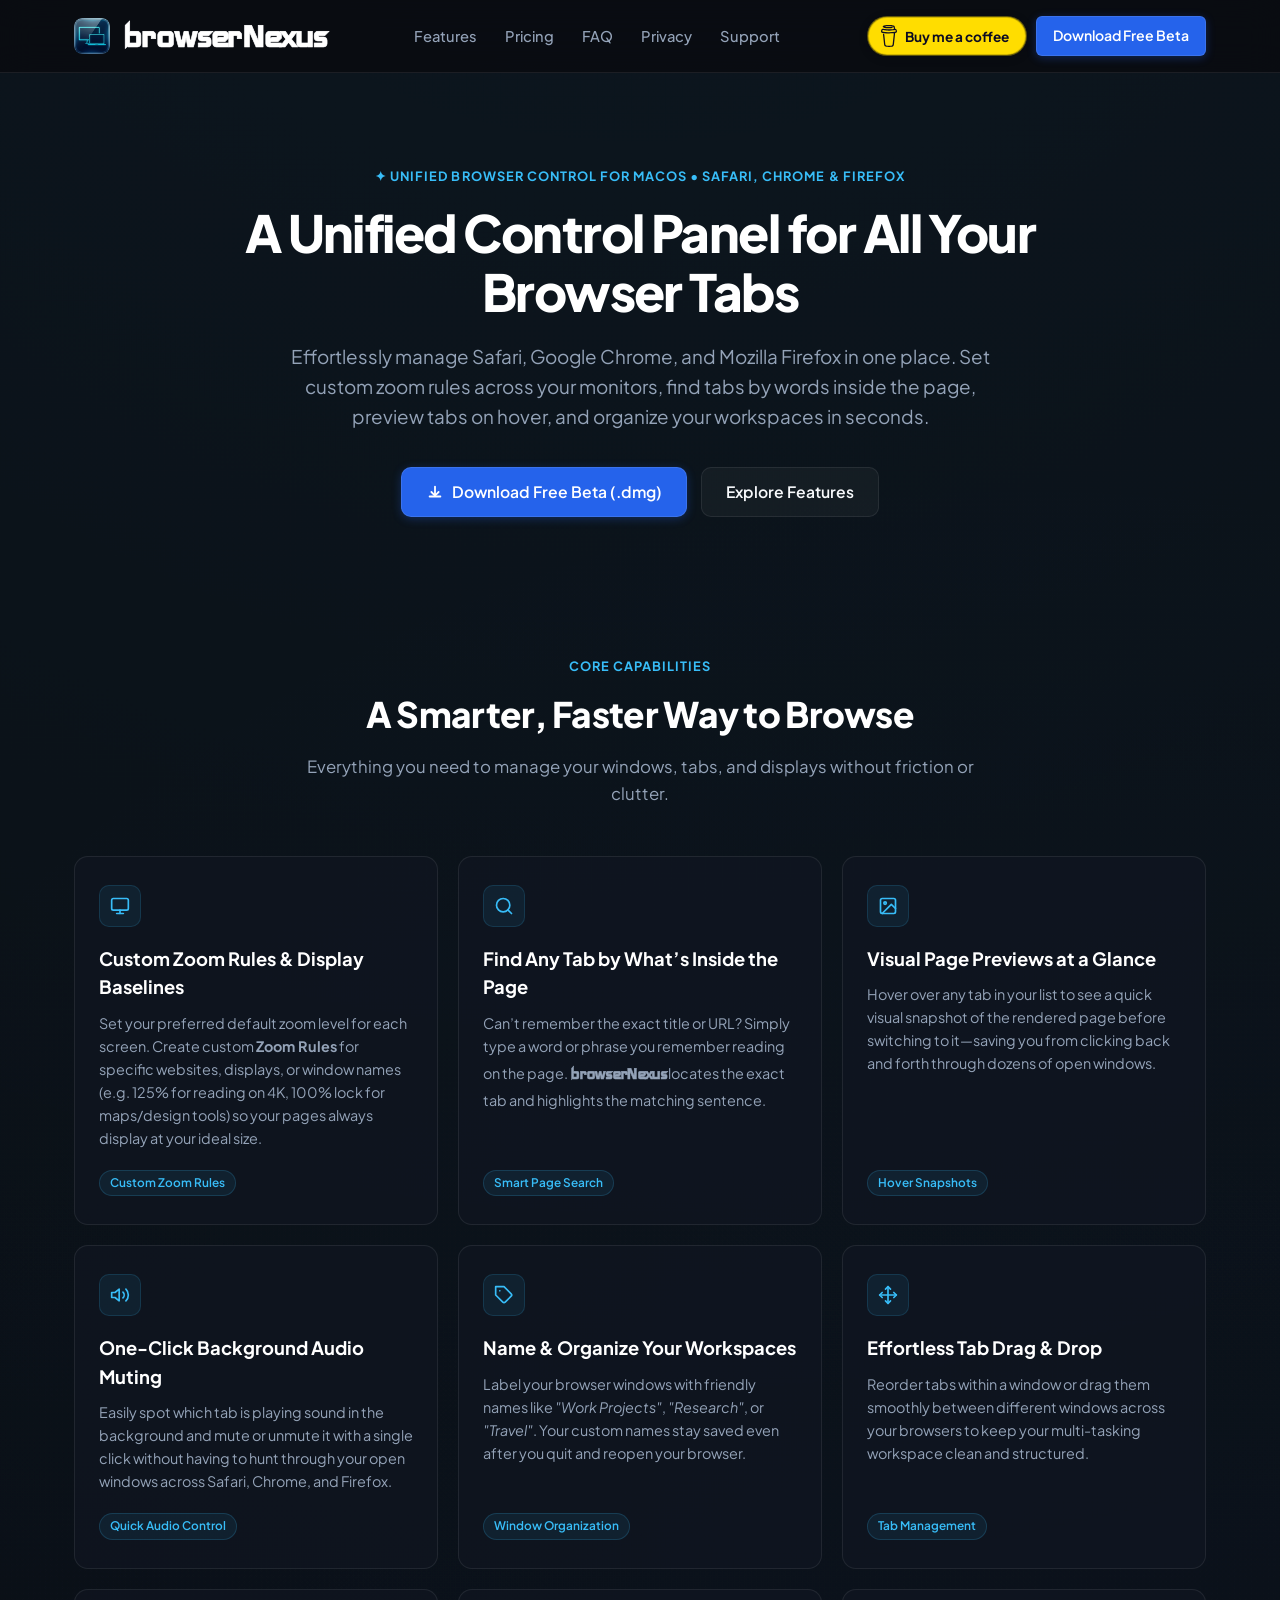
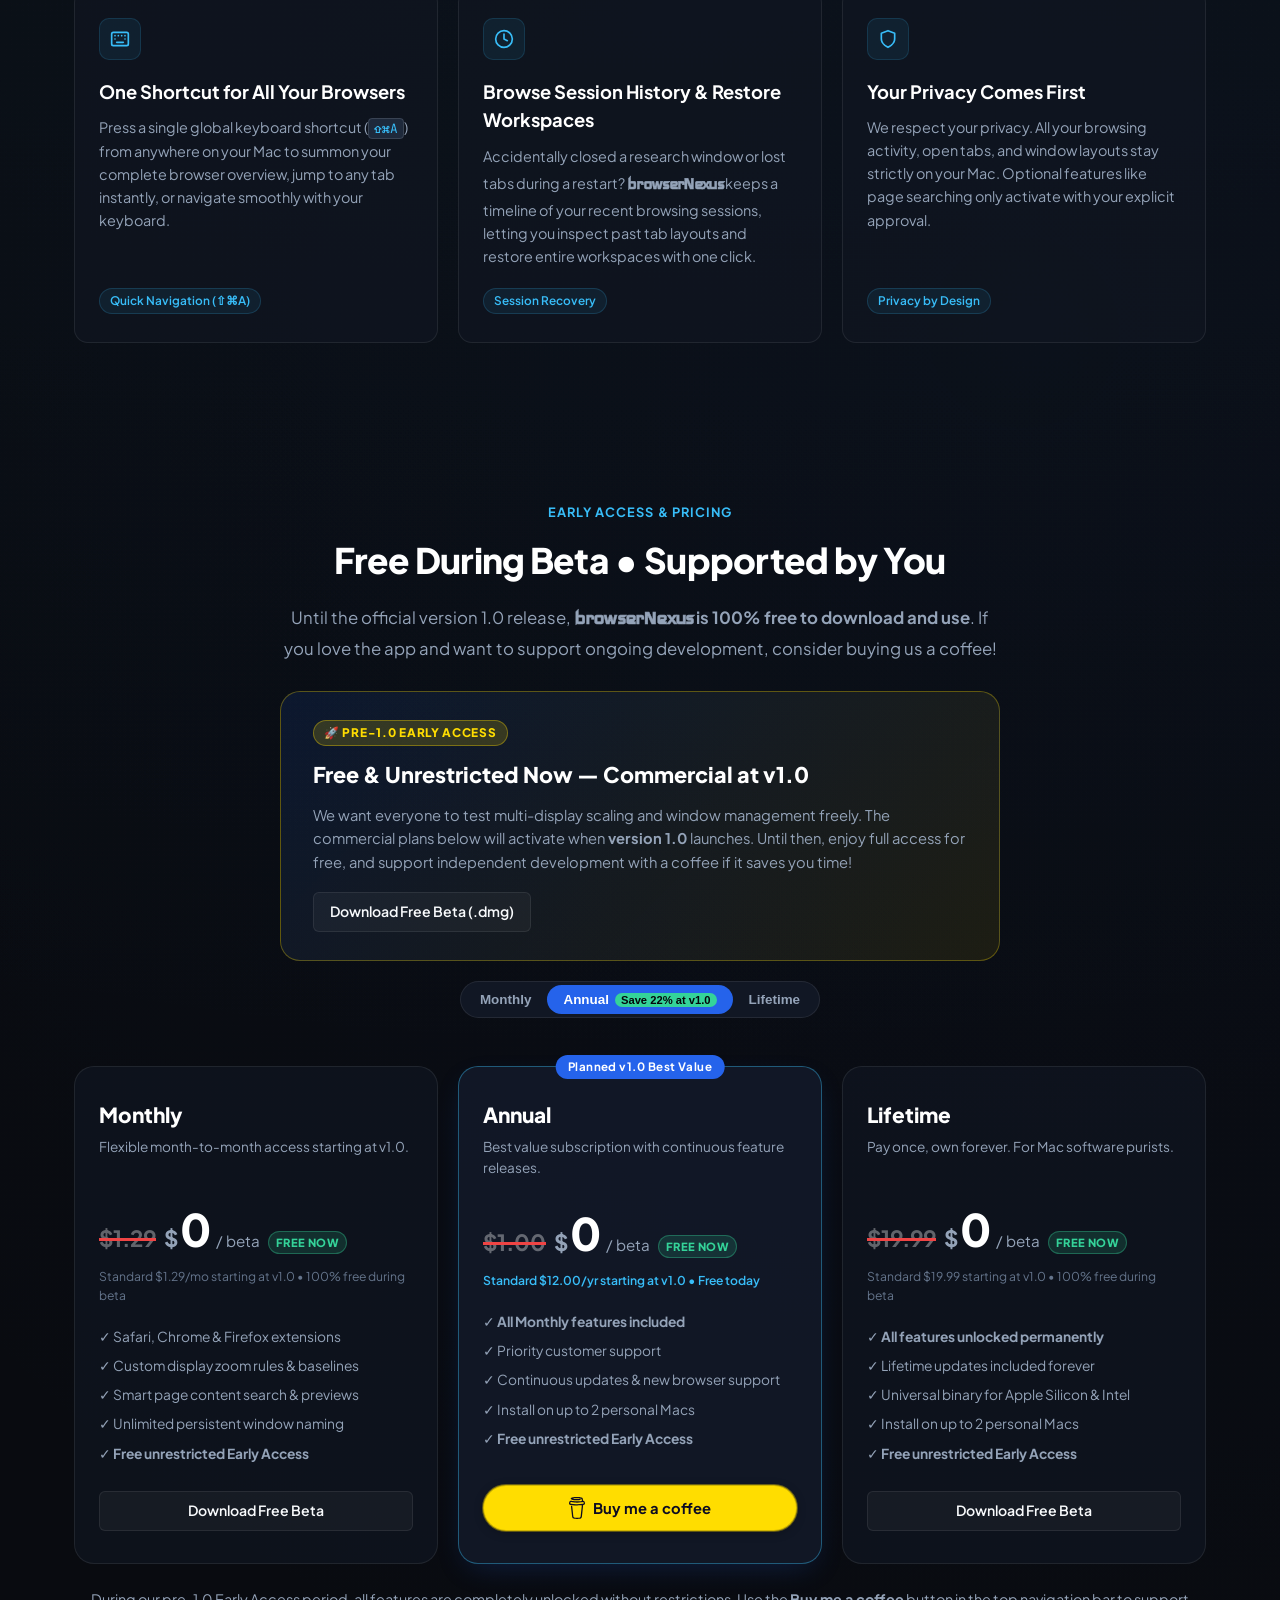
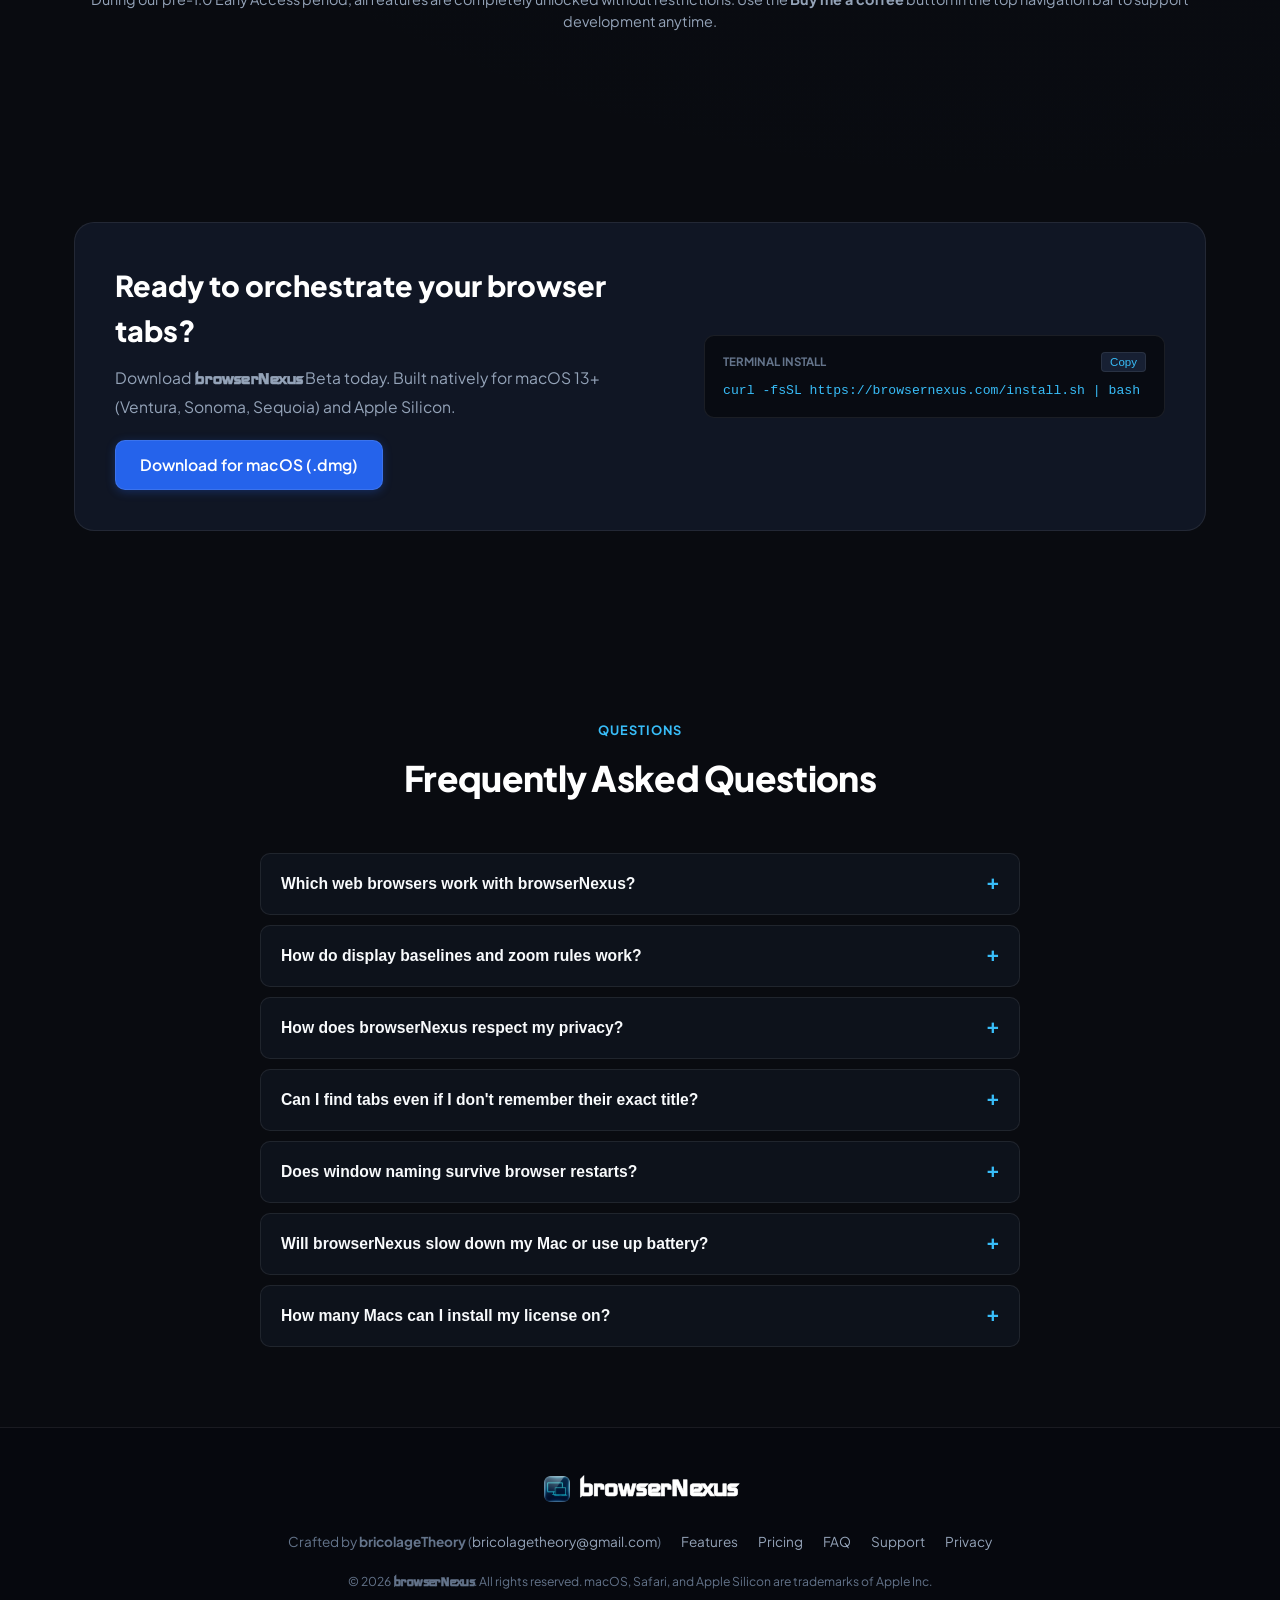
<file: index.html>
<!DOCTYPE html>
<html lang="en" class="dark">
<head>
  <meta charset="UTF-8">
  <meta name="viewport" content="width=device-width, initial-scale=1.0">
  
  <!-- Google tag (gtag.js) - Google Analytics 4 -->
  <script async src="https://www.googletagmanager.com/gtag/js?id=G-QMTCY5X8CX"></script>
  <script>
    window.dataLayer = window.dataLayer || [];
    function gtag(){dataLayer.push(arguments);}
    gtag('js', new Date());

    gtag('config', 'G-QMTCY5X8CX');
  </script>
  
  <!-- Primary SEO Meta Tags -->
  <title>browserNexus — Unified Browser Control, Custom Zoom Rules & Tab Manager for Mac</title>
  <meta name="title" content="browserNexus — Unified Browser Control, Custom Zoom Rules & Tab Manager for Mac">
  <meta name="description" content="A unified control panel for Safari, Chrome, and Firefox on macOS. Set custom zoom rules across displays, find tabs by page content, preview tabs on hover, and organize workspaces.">
  <meta name="keywords" content="macOS browser zoom, custom zoom rules, multi monitor browser scaling, name browser windows macos, safari tab zoom, tab manager mac, mac productivity utility, native swift window manager, browserNexus, tab search mac">
  <meta name="author" content="bricolageTheory">
  <meta name="robots" content="index, follow, max-image-preview:large, max-snippet:-1, max-video-preview:-1">
  <meta name="theme-color" content="#090B10">
  <link rel="canonical" href="https://browsernexus.com/">

  <!-- Open Graph / Facebook -->
  <meta property="og:type" content="website">
  <meta property="og:url" content="https://browsernexus.com/">
  <meta property="og:site_name" content="browserNexus">
  <meta property="og:title" content="browserNexus — Unified Control Panel for All Your Browser Tabs">
  <meta property="og:description" content="Effortlessly manage Safari, Chrome, and Firefox in one place. Custom zoom rules across monitors, smart page search, live tab previews, and window organization.">
  <meta property="og:locale" content="en_US">
  <meta property="og:image" content="https://browsernexus.com/og-preview.png">
  <meta property="og:image:width" content="1200">
  <meta property="og:image:height" content="630">
  <meta property="og:image:alt" content="browserNexus macOS Browser Window and Tab Command Center Interface">

  <!-- Twitter / X Cards -->
  <meta name="twitter:card" content="summary_large_image">
  <meta name="twitter:url" content="https://browsernexus.com/">
  <meta name="twitter:title" content="browserNexus — Unified Browser Control & Tab Manager for Mac">
  <meta name="twitter:description" content="Custom zoom rules per display, smart page search, live tab previews, and workspace organization on macOS.">
  <meta name="twitter:image" content="https://browsernexus.com/og-preview.png">

  <!-- Typography & Styles -->
  <link rel="preconnect" href="https://fonts.googleapis.com">
  <link rel="preconnect" href="https://fonts.gstatic.com" crossorigin>
  <link href="https://fonts.googleapis.com/css2?family=Iceland&family=JetBrains+Mono:wght@400;500;600;700&family=Plus+Jakarta+Sans:wght@400;500;600;700;800&display=swap" rel="stylesheet">
  <link rel="stylesheet" href="/styles.css">
  <link rel="icon" type="image/x-icon" href="/favicon.ico">
  <link rel="icon" type="image/png" sizes="32x32" href="/favicon-32x32.png">
  <link rel="icon" type="image/png" sizes="16x16" href="/favicon-16x16.png">
  <link rel="icon" type="image/png" href="/favicon.png">
  <link rel="apple-touch-icon" sizes="180x180" href="/apple-touch-icon.png">
  <link rel="shortcut icon" href="/favicon.ico">

  <!-- Schema.org Structured Data: SoftwareApplication & FAQPage -->
  <script type="application/ld+json">
  {
    "@context": "https://schema.org",
    "@graph": [
      {
        "@type": "SoftwareApplication",
        "name": "browserNexus",
        "operatingSystem": "macOS 13.0 or later (Ventura, Sonoma, Sequoia)",
        "applicationCategory": "UtilitiesApplication",
        "description": "Unified browser control panel, custom display zoom rules, visual tab previews, and persistent window organization across Safari, Chrome, and Firefox on macOS.",
        "url": "https://browsernexus.com/",
        "offers": [
          {
            "@type": "Offer",
            "name": "Annual Subscription",
            "price": "12.00",
            "priceCurrency": "USD",
            "billingDuration": "P1Y",
            "description": "$1.00/month billed annually"
          },
          {
            "@type": "Offer",
            "name": "Monthly Subscription",
            "price": "1.29",
            "priceCurrency": "USD",
            "billingDuration": "P1M",
            "description": "$1.29/month billed monthly, cancel anytime"
          },
          {
            "@type": "Offer",
            "name": "Lifetime License",
            "price": "19.99",
            "priceCurrency": "USD",
            "description": "One-time purchase, lifetime updates"
          }
        ],
        "author": {
          "@type": "Organization",
          "name": "bricolageTheory",
          "url": "https://browsernexus.com"
        },
        "featureList": [
          "Custom Zoom Rules and Display Baselines",
          "Smart Page Search by Content",
          "Visual Live Tab Previews on Hover",
          "One-Click Background Audio Muting",
          "Persistent Browser Window and Workspace Naming",
          "Drag-and-Drop Tab Organization",
          "Unified Global Hotkey Navigation (⇧⌘A)",
          "Browse Session History and Workspace Recovery",
          "Strict Local Privacy with User Approval"
        ]
      },
      {
        "@type": "FAQPage",
        "mainEntity": [
          {
            "@type": "Question",
            "name": "Which web browsers work with browserNexus?",
            "acceptedAnswer": {
              "@type": "Answer",
              "text": "browserNexus is specifically built and verified for Safari, Google Chrome, and Mozilla Firefox on macOS."
            }
          },
          {
            "@type": "Question",
            "name": "How do display baselines and zoom rules work?",
            "acceptedAnswer": {
              "@type": "Answer",
              "text": "External monitors and laptop screens often display text at different sizes. browserNexus lets you set a custom default zoom level for each of your screens. The real power lies in Zoom Rules: you can create simple, custom rules based on the website (e.g. 125% for news articles, 100% for maps), window name, or specific monitor. Whenever you move a window or visit a website, browserNexus automatically applies your preferred rules without you having to manually adjust the zoom every time."
            }
          },
          {
            "@type": "Question",
            "name": "How does browserNexus respect my privacy?",
            "acceptedAnswer": {
              "@type": "Answer",
              "text": "We believe your browsing history and tabs belong exclusively to you. browserNexus works entirely on your computer without remote accounts or data collection. Page content search is turned off by default and only reads pages when you choose to enable it."
            }
          },
          {
            "@type": "Question",
            "name": "Can I find tabs even if I don't remember their exact title?",
            "acceptedAnswer": {
              "@type": "Answer",
              "text": "Yes! With page search enabled, you can search for keywords and phrases written inside the page itself, making it easy to rediscover articles, documents, and reference tabs without knowing the exact URL or title."
            }
          },
          {
            "@type": "Question",
            "name": "Does window naming survive browser restarts?",
            "acceptedAnswer": {
              "@type": "Answer",
              "text": "Yes. Window names are saved locally and matched against your browser sessions. When you reopen your windows or restore past sessions through browserNexus, your custom workspace names re-attach automatically."
            }
          },
          {
            "@type": "Question",
            "name": "Will browserNexus slow down my Mac or use up battery?",
            "acceptedAnswer": {
              "@type": "Answer",
              "text": "Not at all. browserNexus is built natively for macOS and Apple Silicon to be ultra-lightweight. It rests quietly in the background using virtually zero battery when you aren’t actively interacting with it."
            }
          },
          {
            "@type": "Question",
            "name": "How many Macs can I install my license on?",
            "acceptedAnswer": {
              "@type": "Answer",
              "text": "Each license (Annual, Monthly, or Lifetime) permits installation on up to 2 personal Mac computers for a single user."
            }
          }
        ]
      }
    ]
  }
  </script>
</head>
<body>
  <!-- Header -->
  <header class="site-header">
    <div class="nav-container">
      <a href="/" class="brand-logo">
        <img src="/assets/logo-64.png" alt="browserNexus Logo" class="app-icon" width="32" height="32">
        <span class="brand-name">browserNexus</span>
      </a>

      <nav class="nav-links">
        <a href="#features">Features</a>
        <a href="#pricing">Pricing</a>
        <a href="#faq">FAQ</a>
        <a href="/privacy/">Privacy</a>
        <a href="/support/">Support</a>
      </nav>

      <div class="nav-actions">
        <button id="btnHeaderBmc" class="btn btn-bmc-header" aria-label="Buy me a coffee" title="Buy me a coffee">
          <img src="/assets/bmc-logo.svg" alt="Coffee" class="bmc-header-icon" width="16" height="22">
          <span>Buy me a coffee</span>
        </button>
        <a href="#download" class="btn btn-primary">Download Free Beta</a>
      </div>
    </div>
  </header>

  <main>
    <!-- Hero Section -->
    <section class="hero-section">
      <div class="hero-container">
        <div class="section-tag" style="margin-bottom: 16px; display: inline-flex; align-items: center; gap: 6px;">
          <span>✦ Unified Browser Control for macOS • Safari, Chrome & Firefox</span>
        </div>

        <h1 class="hero-title">
          A Unified Control Panel for All Your Browser Tabs
        </h1>

        <p class="hero-subtitle">
          Effortlessly manage Safari, Google Chrome, and Mozilla Firefox in one place. Set custom zoom rules across your monitors, find tabs by words inside the page, preview tabs on hover, and organize your workspaces in seconds.
        </p>

        <div class="hero-cta-group">
          <a href="#download" class="btn btn-primary btn-large">
            <svg class="icon" viewBox="0 0 20 20" fill="currentColor">
              <path fill-rule="evenodd" d="M10 3a1 1 0 011 1v7.586l2.293-2.293a1 1 0 111.414 1.414l-4 4a1 1 0 01-1.414 0l-4-4a1 1 0 111.414-1.414L9 11.586V4a1 1 0 011-1z" clip-rule="evenodd"/>
              <path fill-rule="evenodd" d="M3 15a1 1 0 011-1h12a1 1 0 110 2H4a1 1 0 01-1-1z" clip-rule="evenodd"/>
            </svg>
            Download Free Beta (.dmg)
          </a>
          <a href="#features" class="btn btn-secondary btn-large">
            Explore Features
          </a>
        </div>
      </div>
    </section>

    <!-- Core Features Grid (3x3 Balanced 9-Card Grid) -->
    <section id="features" class="features-section">
      <div class="section-container">
        <div class="section-header text-center">
          <div class="section-tag">Core Capabilities</div>
          <h2 class="section-title">A Smarter, Faster Way to Browse</h2>
          <p class="section-subtitle">
            Everything you need to manage your windows, tabs, and displays without friction or clutter.
          </p>
        </div>

        <div class="features-grid">
          <!-- Card 1: Custom Zoom Rules & Display Baselines -->
          <div class="feature-card">
            <div class="feature-icon-box">
              <svg viewBox="0 0 24 24" fill="none" stroke="currentColor" stroke-width="2" stroke-linecap="round" stroke-linejoin="round">
                <rect x="2" y="3" width="20" height="14" rx="2" ry="2"></rect>
                <line x1="8" y1="21" x2="16" y2="21"></line>
                <line x1="12" y1="17" x2="12" y2="21"></line>
              </svg>
            </div>
            <h3 class="feature-card-title">Custom Zoom Rules & Display Baselines</h3>
            <p class="feature-card-desc">
              Set your preferred default zoom level for each screen. Create custom <strong>Zoom Rules</strong> for specific websites, displays, or window names (e.g. 125% for reading on 4K, 100% lock for maps/design tools) so your pages always display at your ideal size.
            </p>
            <div class="feature-pill">Custom Zoom Rules</div>
          </div>

          <!-- Card 2: Smart Page Search -->
          <div class="feature-card">
            <div class="feature-icon-box">
              <svg viewBox="0 0 24 24" fill="none" stroke="currentColor" stroke-width="2" stroke-linecap="round" stroke-linejoin="round">
                <circle cx="11" cy="11" r="8"></circle>
                <line x1="21" y1="21" x2="16.65" y2="16.65"></line>
              </svg>
            </div>
            <h3 class="feature-card-title">Find Any Tab by What’s Inside the Page</h3>
            <p class="feature-card-desc">
              Can’t remember the exact title or URL? Simply type a word or phrase you remember reading on the page. <span class="bn-brand">browserNexus</span> locates the exact tab and highlights the matching sentence.
            </p>
            <div class="feature-pill">Smart Page Search</div>
          </div>

          <!-- Card 3: Visual Page Previews -->
          <div class="feature-card">
            <div class="feature-icon-box">
              <svg viewBox="0 0 24 24" fill="none" stroke="currentColor" stroke-width="2" stroke-linecap="round" stroke-linejoin="round">
                <rect x="3" y="3" width="18" height="18" rx="2" ry="2"></rect>
                <circle cx="8.5" cy="8.5" r="1.5"></circle>
                <polyline points="21 15 16 10 5 21"></polyline>
              </svg>
            </div>
            <h3 class="feature-card-title">Visual Page Previews at a Glance</h3>
            <p class="feature-card-desc">
              Hover over any tab in your list to see a quick visual snapshot of the rendered page before switching to it—saving you from clicking back and forth through dozens of open windows.
            </p>
            <div class="feature-pill">Hover Snapshots</div>
          </div>

          <!-- Card 4: Audio Muting -->
          <div class="feature-card">
            <div class="feature-icon-box">
              <svg viewBox="0 0 24 24" fill="none" stroke="currentColor" stroke-width="2" stroke-linecap="round" stroke-linejoin="round">
                <polygon points="11 5 6 9 2 9 2 15 6 15 11 19 11 5"></polygon>
                <path d="M19.07 4.93a10 10 0 0 1 0 14.14M15.54 8.46a5 5 0 0 1 0 7.07"></path>
              </svg>
            </div>
            <h3 class="feature-card-title">One-Click Background Audio Muting</h3>
            <p class="feature-card-desc">
              Easily spot which tab is playing sound in the background and mute or unmute it with a single click without having to hunt through your open windows across Safari, Chrome, and Firefox.
            </p>
            <div class="feature-pill">Quick Audio Control</div>
          </div>

          <!-- Card 5: Persistent Window & Workspace Naming -->
          <div class="feature-card">
            <div class="feature-icon-box">
              <svg viewBox="0 0 24 24" fill="none" stroke="currentColor" stroke-width="2" stroke-linecap="round" stroke-linejoin="round">
                <path d="M20.59 13.41l-7.17 7.17a2 2 0 0 1-2.83 0L2 12V2h10l8.59 8.59a2 2 0 0 1 0 2.82z"></path>
                <line x1="7" y1="7" x2="7.01" y2="7"></line>
              </svg>
            </div>
            <h3 class="feature-card-title">Name & Organize Your Workspaces</h3>
            <p class="feature-card-desc">
              Label your browser windows with friendly names like <em>"Work Projects"</em>, <em>"Research"</em>, or <em>"Travel"</em>. Your custom names stay saved even after you quit and reopen your browser.
            </p>
            <div class="feature-pill">Window Organization</div>
          </div>

          <!-- Card 6: Effortless Tab Drag & Drop -->
          <div class="feature-card">
            <div class="feature-icon-box">
              <svg viewBox="0 0 24 24" fill="none" stroke="currentColor" stroke-width="2" stroke-linecap="round" stroke-linejoin="round">
                <polyline points="5 9 2 12 5 15"></polyline>
                <polyline points="9 5 12 2 15 5"></polyline>
                <polyline points="15 19 12 22 9 19"></polyline>
                <polyline points="19 9 22 12 19 15"></polyline>
                <line x1="2" y1="12" x2="22" y2="12"></line>
                <line x1="12" y1="2" x2="12" y2="22"></line>
              </svg>
            </div>
            <h3 class="feature-card-title">Effortless Tab Drag & Drop</h3>
            <p class="feature-card-desc">
              Reorder tabs within a window or drag them smoothly between different windows across your browsers to keep your multi-tasking workspace clean and structured.
            </p>
            <div class="feature-pill">Tab Management</div>
          </div>

          <!-- Card 7: Unified Shortcut Navigation -->
          <div class="feature-card">
            <div class="feature-icon-box">
              <svg viewBox="0 0 24 24" fill="none" stroke="currentColor" stroke-width="2" stroke-linecap="round" stroke-linejoin="round">
                <rect x="2" y="4" width="20" height="16" rx="2" ry="2"></rect>
                <line x1="6" y1="8" x2="6" y2="8"></line>
                <line x1="10" y1="8" x2="10" y2="8"></line>
                <line x1="14" y1="8" x2="14" y2="8"></line>
                <line x1="18" y1="8" x2="18" y2="8"></line>
                <line x1="6" y1="12" x2="6" y2="12"></line>
                <line x1="18" y1="12" x2="18" y2="12"></line>
                <line x1="8" y1="16" x2="16" y2="16"></line>
              </svg>
            </div>
            <h3 class="feature-card-title">One Shortcut for All Your Browsers</h3>
            <p class="feature-card-desc">
              Press a single global keyboard shortcut (<kbd>⇧⌘A</kbd>) from anywhere on your Mac to summon your complete browser overview, jump to any tab instantly, or navigate smoothly with your keyboard.
            </p>
            <div class="feature-pill">Quick Navigation (⇧⌘A)</div>
          </div>

          <!-- Card 8: Browse Session History & Restore Workspaces -->
          <div class="feature-card">
            <div class="feature-icon-box">
              <svg viewBox="0 0 24 24" fill="none" stroke="currentColor" stroke-width="2" stroke-linecap="round" stroke-linejoin="round">
                <circle cx="12" cy="12" r="10"></circle>
                <polyline points="12 6 12 12 16 14"></polyline>
              </svg>
            </div>
            <h3 class="feature-card-title">Browse Session History & Restore Workspaces</h3>
            <p class="feature-card-desc">
              Accidentally closed a research window or lost tabs during a restart? <span class="bn-brand">browserNexus</span> keeps a timeline of your recent browsing sessions, letting you inspect past tab layouts and restore entire workspaces with one click.
            </p>
            <div class="feature-pill">Session Recovery</div>
          </div>

          <!-- Card 9: Privacy Focused -->
          <div class="feature-card">
            <div class="feature-icon-box">
              <svg viewBox="0 0 24 24" fill="none" stroke="currentColor" stroke-width="2" stroke-linecap="round" stroke-linejoin="round">
                <path d="M12 22s8-4 8-10V5l-8-3-8 3v7c0 6 8 10 8 10z"></path>
              </svg>
            </div>
            <h3 class="feature-card-title">Your Privacy Comes First</h3>
            <p class="feature-card-desc">
              We respect your privacy. All your browsing activity, open tabs, and window layouts stay strictly on your Mac. Optional features like page searching only activate with your explicit approval.
            </p>
            <div class="feature-pill">Privacy by Design</div>
          </div>
        </div>
      </div>
    </section>

    <!-- Pricing Section -->
    <section id="pricing" class="pricing-section">
      <div class="section-container">
        <div class="section-header text-center">
          <div class="section-tag">Early Access & Pricing</div>
          <h2 class="section-title">Free During Beta • Supported by You</h2>
          <p class="section-subtitle">
            Until the official version 1.0 release, <strong><span class="bn-brand">browserNexus</span> is 100% free to download and use</strong>. If you love the app and want to support ongoing development, consider buying us a coffee!
          </p>

          <!-- Beta Support Banner -->
          <div class="beta-callout-card">
            <div class="beta-callout-badge">🚀 Pre-1.0 Early Access</div>
            <h3 class="beta-callout-title">Free & Unrestricted Now — Commercial at v1.0</h3>
            <p class="beta-callout-desc">
              We want everyone to test multi-display scaling and window management freely. The commercial plans below will activate when <strong>version 1.0</strong> launches. Until then, enjoy full access for free, and support independent development with a coffee if it saves you time!
            </p>
            <div class="beta-callout-actions">
              <a href="#download" class="btn btn-secondary">
                Download Free Beta (.dmg)
              </a>
            </div>
          </div>

          <!-- Billing Selector Toggle -->
          <div class="pricing-switcher">
            <button class="switch-btn" id="btnPricingMonthly">Monthly</button>
            <button class="switch-btn active" id="btnPricingAnnual">
              Annual <span class="discount-badge">Save 22% at v1.0</span>
            </button>
            <button class="switch-btn" id="btnPricingLifetime">Lifetime</button>
          </div>
        </div>

        <div class="pricing-cards-grid">
          <!-- Monthly Plan -->
          <div class="pricing-card" id="cardMonthly">
            <div class="card-header">
              <h3 class="tier-name">Monthly</h3>
              <p class="tier-desc">Flexible month-to-month access starting at v1.0.</p>
            </div>
            <div class="price-box">
              <span class="price-strikethrough">$1.29</span>
              <span class="currency">$</span>
              <span class="amount">0</span>
              <span class="period">/ beta</span>
              <span class="free-tag">Free Now</span>
            </div>
            <div class="contract-note">Standard $1.29/mo starting at v1.0 • 100% free during beta</div>
            <ul class="tier-features">
              <li>✓ Safari, Chrome & Firefox extensions</li>
              <li>✓ Custom display zoom rules & baselines</li>
              <li>✓ Smart page content search & previews</li>
              <li>✓ Unlimited persistent window naming</li>
              <li>✓ <strong>Free unrestricted Early Access</strong></li>
            </ul>
            <a href="#download" class="btn btn-secondary btn-block">Download Free Beta</a>
          </div>

          <!-- Annual Plan (Featured) -->
          <div class="pricing-card featured" id="cardAnnual">
            <div class="popular-tag">Planned v1.0 Best Value</div>
            <div class="card-header">
              <h3 class="tier-name">Annual</h3>
              <p class="tier-desc">Best value subscription with continuous feature releases.</p>
            </div>
            <div class="price-box">
              <span class="price-strikethrough">$1.00</span>
              <span class="currency">$</span>
              <span class="amount">0</span>
              <span class="period">/ beta</span>
              <span class="free-tag">Free Now</span>
            </div>
            <div class="contract-note highlight">Standard $12.00/yr starting at v1.0 • Free today</div>
            <ul class="tier-features">
              <li>✓ <strong>All Monthly features included</strong></li>
              <li>✓ Priority customer support</li>
              <li>✓ Continuous updates & new browser support</li>
              <li>✓ Install on up to 2 personal Macs</li>
              <li>✓ <strong>Free unrestricted Early Access</strong></li>
            </ul>
            <button class="btn-bmc-card" id="btnAnnualBmc" aria-label="Buy me a coffee" title="Buy me a coffee">
              <img src="/assets/bmc-logo.svg" alt="Coffee" class="bmc-header-icon" width="16" height="22">
              <span>Buy me a coffee</span>
            </button>
          </div>

          <!-- Lifetime Plan -->
          <div class="pricing-card" id="cardLifetime">
            <div class="card-header">
              <h3 class="tier-name">Lifetime</h3>
              <p class="tier-desc">Pay once, own forever. For Mac software purists.</p>
            </div>
            <div class="price-box">
              <span class="price-strikethrough">$19.99</span>
              <span class="currency">$</span>
              <span class="amount">0</span>
              <span class="period">/ beta</span>
              <span class="free-tag">Free Now</span>
            </div>
            <div class="contract-note">Standard $19.99 starting at v1.0 • 100% free during beta</div>
            <ul class="tier-features">
              <li>✓ <strong>All features unlocked permanently</strong></li>
              <li>✓ Lifetime updates included forever</li>
              <li>✓ Universal binary for Apple Silicon & Intel</li>
              <li>✓ Install on up to 2 personal Macs</li>
              <li>✓ <strong>Free unrestricted Early Access</strong></li>
            </ul>
            <a href="#download" class="btn btn-secondary btn-block">Download Free Beta</a>
          </div>
        </div>

        <div class="trial-guarantee text-center">
          <p>During our pre-1.0 Early Access period, all features are completely unlocked without restrictions. Use the <strong>Buy me a coffee</strong> button in the top navigation bar to support development anytime.</p>
        </div>
      </div>
    </section>

    <!-- Quick Install / Download CTA Section -->
    <section id="download" class="download-section">
      <div class="section-container">
        <div class="download-box">
          <div class="download-content">
            <h2 class="download-title">Ready to orchestrate your browser tabs?</h2>
            <p class="download-desc">
              Download <span class="bn-brand">browserNexus</span> Beta today. Built natively for macOS 13+ (Ventura, Sonoma, Sequoia) and Apple Silicon.
            </p>
            <div class="download-buttons">
              <a href="#" class="btn btn-primary btn-large">
                Download for macOS (.dmg)
              </a>
            </div>
          </div>
          <div class="install-snippet-box">
            <div class="snippet-header">
              <span>Terminal Install</span>
              <button class="copy-btn" id="btnCopyInstall" title="Copy to clipboard">Copy</button>
            </div>
            <pre class="snippet-code"><code>curl -fsSL https://browsernexus.com/install.sh | bash</code></pre>
          </div>
        </div>
      </div>
    </section>

    <!-- FAQ Section (User-Focused) -->
    <section id="faq" class="faq-section">
      <div class="section-container">
        <div class="section-header text-center">
          <div class="section-tag">Questions</div>
          <h2 class="section-title">Frequently Asked Questions</h2>
        </div>

        <div class="faq-accordion">
          <!-- Question 1: Supported Browsers -->
          <div class="faq-item">
            <button class="faq-question">
              <span>Which web browsers work with browserNexus?</span>
              <span class="faq-icon">+</span>
            </button>
            <div class="faq-answer">
              <p><span class="bn-brand">browserNexus</span> is specifically built and verified for <strong>Safari</strong>, <strong>Google Chrome</strong>, and <strong>Mozilla Firefox</strong> on macOS.</p>
            </div>
          </div>

          <!-- Question 2: Zoom Rules & Display Baselines -->
          <div class="faq-item">
            <button class="faq-question">
              <span>How do display baselines and zoom rules work?</span>
              <span class="faq-icon">+</span>
            </button>
            <div class="faq-answer">
              <p>External monitors and laptop screens often display text at different sizes. <span class="bn-brand">browserNexus</span> lets you set a custom default zoom level for each of your screens.</p>
              <p>The real power lies in <strong>Zoom Rules</strong>: you can create simple, custom rules based on the website (e.g. 125% for news articles, 100% for maps), window name, or specific monitor. Whenever you move a window or visit a website, <span class="bn-brand">browserNexus</span> automatically applies your preferred rules without you having to manually adjust the zoom every time.</p>
            </div>
          </div>

          <!-- Question 3: Privacy -->
          <div class="faq-item">
            <button class="faq-question">
              <span>How does browserNexus respect my privacy?</span>
              <span class="faq-icon">+</span>
            </button>
            <div class="faq-answer">
              <p>We believe your browsing history and tabs belong exclusively to you. <span class="bn-brand">browserNexus</span> works entirely on your computer without remote accounts or data collection. Page content search is turned off by default and only reads pages when you choose to enable it.</p>
            </div>
          </div>

          <!-- Question 4: Searching Inside Page Contents -->
          <div class="faq-item">
            <button class="faq-question">
              <span>Can I find tabs even if I don't remember their exact title?</span>
              <span class="faq-icon">+</span>
            </button>
            <div class="faq-answer">
              <p>Yes! With page search enabled, you can search for keywords and phrases written inside the page itself, making it easy to rediscover articles, documents, and reference tabs without knowing the exact URL or title.</p>
            </div>
          </div>

          <!-- Question 5: Window Naming -->
          <div class="faq-item">
            <button class="faq-question">
              <span>Does window naming survive browser restarts?</span>
              <span class="faq-icon">+</span>
            </button>
            <div class="faq-answer">
              <p>Yes. Window names are saved locally and matched against your browser sessions. When you reopen your windows or restore past sessions through <span class="bn-brand">browserNexus</span>, your custom workspace names re-attach automatically.</p>
            </div>
          </div>

          <!-- Question 6: Battery & Performance -->
          <div class="faq-item">
            <button class="faq-question">
              <span>Will browserNexus slow down my Mac or use up battery?</span>
              <span class="faq-icon">+</span>
            </button>
            <div class="faq-answer">
              <p>Not at all. <span class="bn-brand">browserNexus</span> is built natively for macOS and Apple Silicon to be ultra-lightweight. It rests quietly in the background using virtually zero battery when you aren’t actively interacting with it.</p>
            </div>
          </div>

          <!-- Question 7: Licensing -->
          <div class="faq-item">
            <button class="faq-question">
              <span>How many Macs can I install my license on?</span>
              <span class="faq-icon">+</span>
            </button>
            <div class="faq-answer">
              <p>Each license (Annual, Monthly, or Lifetime) permits installation on up to <strong>2 personal Mac computers</strong> for a single user.</p>
            </div>
          </div>
        </div>
      </div>
    </section>
  </main>

  <!-- Site Footer -->
  <footer class="site-footer">
    <div class="footer-container">
      <div class="footer-brand">
        <img src="/assets/logo-64.png" alt="browserNexus Logo" class="app-icon-small" width="22" height="22">
        <span>browserNexus</span>
      </div>

      <div class="footer-links">
        <span>Crafted by <strong>bricolageTheory</strong> (<a href="mailto:bricolagetheory@gmail.com">bricolagetheory@gmail.com</a>)</span>
        <a href="#features">Features</a>
        <a href="#pricing">Pricing</a>
        <a href="#faq">FAQ</a>
        <a href="/support/">Support</a>
        <a href="/privacy/">Privacy</a>
      </div>

      <div class="footer-copy">
        © 2026 <span class="bn-brand">browserNexus</span>. All rights reserved. macOS, Safari, and Apple Silicon are trademarks of Apple Inc.
      </div>
    </div>
  </footer>

  <!-- Buy Me a Coffee QR Modal -->
  <div id="bmcModal" class="bmc-modal" aria-hidden="true" role="dialog" aria-modal="true">
    <div class="bmc-modal-backdrop" id="bmcModalBackdrop"></div>
    <div class="bmc-modal-card">
      <button class="bmc-modal-close" id="bmcModalClose" aria-label="Close dialog">&times;</button>
      
      <div class="bmc-modal-header">
        <div class="bmc-modal-badge">
          <img src="/assets/bmc-logo.svg" alt="Coffee" width="14" height="20">
          <span>Support <span class="bn-brand">browserNexus</span></span>
        </div>
        <h3 class="bmc-modal-title">Buy Me a Coffee</h3>
        <p class="bmc-modal-subtitle">
          <span class="bn-brand">browserNexus</span> is 100% free during early access. Scan with your phone or click the button below to support independent development!
        </p>
      </div>

      <div class="bmc-qr-container">
        <div class="bmc-qr-frame">
          <img src="/assets/bmc-qr.png" alt="Scan to Buy Me a Coffee" class="bmc-qr-image" width="180" height="180">
        </div>
        <span class="bmc-qr-hint">📷 Scan with your phone camera</span>
      </div>

      <div class="bmc-modal-footer">
        <a href="https://buymeacoffee.com/bricolageTheory" target="_blank" rel="noopener" class="btn btn-coffee btn-block">
          Open buymeacoffee.com ↗
        </a>
      </div>
    </div>
  </div>

  <script src="/app.js"></script>
</body>
</html>
</file>
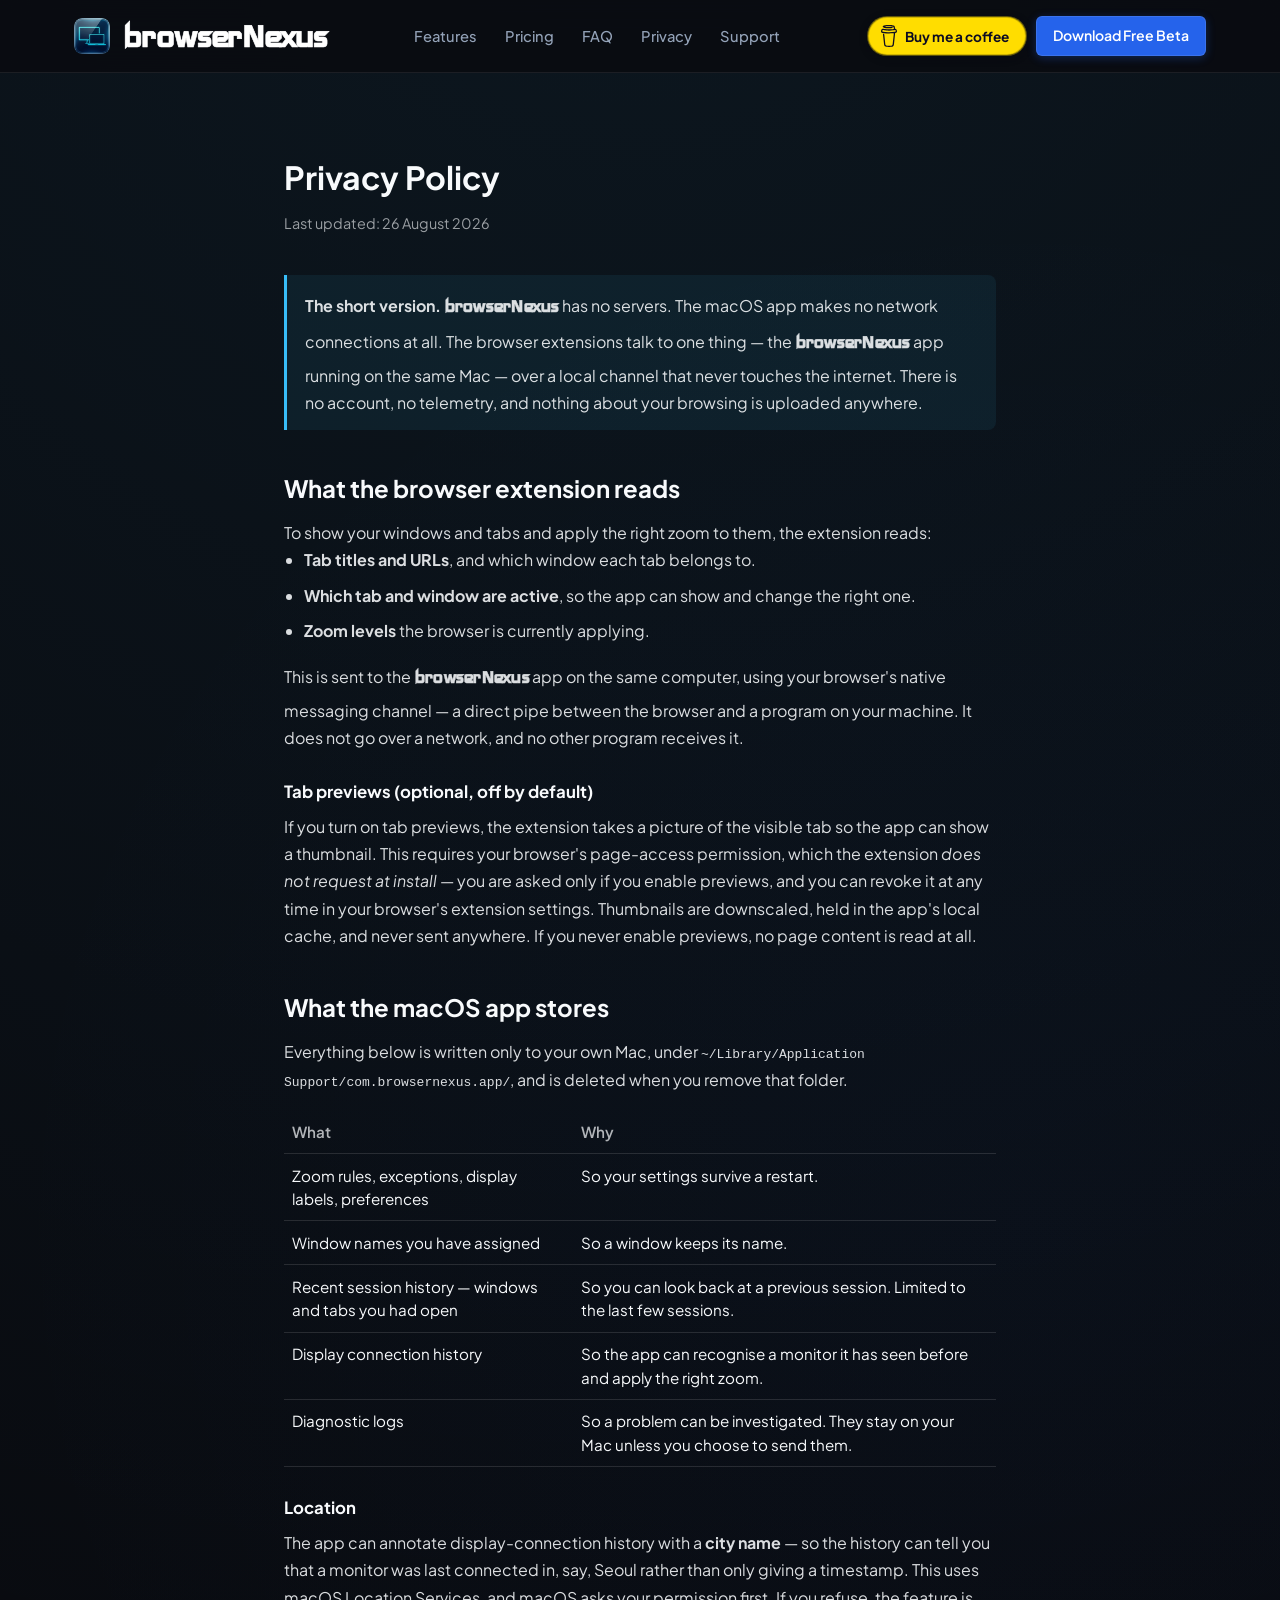
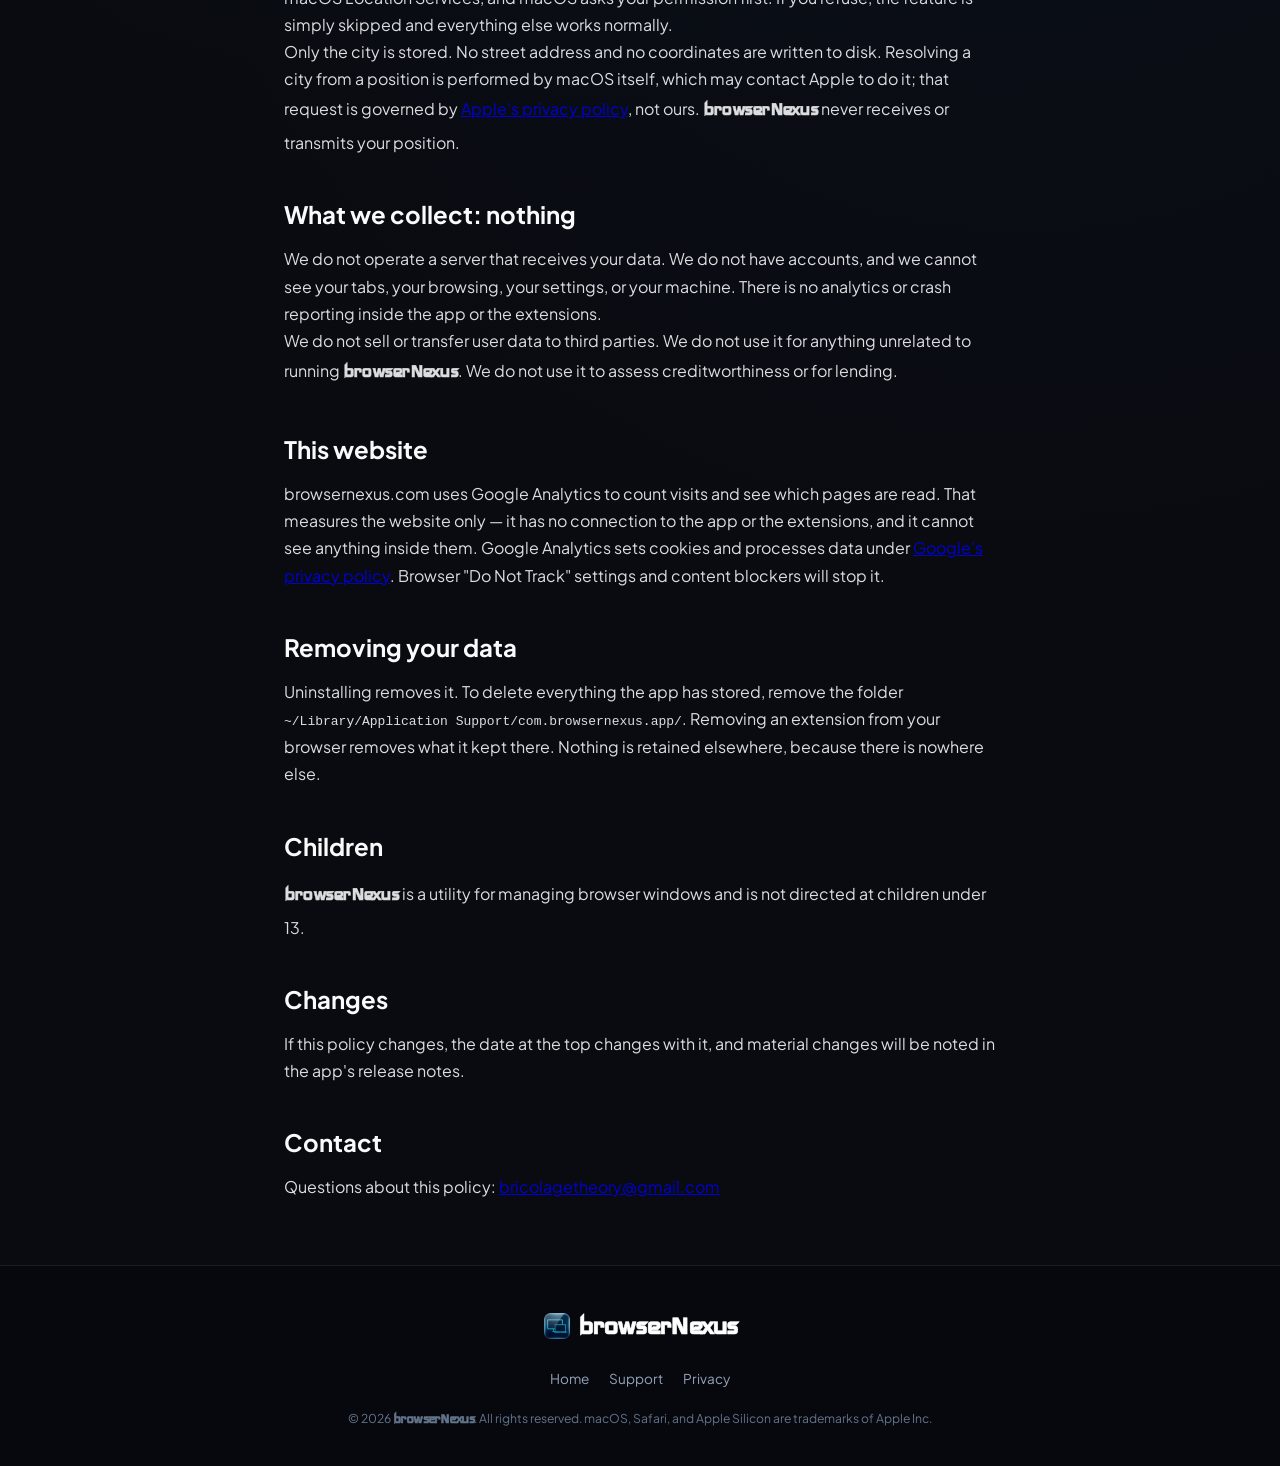
<file: privacy/index.html>
<!DOCTYPE html>
<html lang="en" class="dark">
<head>
  <!-- Google tag (gtag.js) - Google Analytics 4 -->
  <script async src="https://www.googletagmanager.com/gtag/js?id=G-QMTCY5X8CX"></script>
  <script>
    window.dataLayer = window.dataLayer || [];
    function gtag(){dataLayer.push(arguments);}
    gtag('js', new Date());

    gtag('config', 'G-QMTCY5X8CX');
  </script>
  <meta charset="UTF-8">
  <meta name="viewport" content="width=device-width, initial-scale=1.0">
  <title>Privacy Policy — browserNexus</title>
  <meta name="description" content="browserNexus privacy policy. What the macOS app and the browser extensions read, where it is stored, and what leaves your computer.">
  <meta name="robots" content="index, follow">
  <link rel="canonical" href="https://browsernexus.com/privacy/">
    <!-- Typography & Styles -->
  <link rel=preconnect href="https://fonts.googleapis.com">
  <link rel=preconnect href="https://fonts.gstatic.com" crossorigin>
  <link href="https://fonts.googleapis.com/css2?family=Iceland&family=JetBrains+Mono:wght@400;500;600;700&family=Plus+Jakarta+Sans:wght@400;500;600;700;800&display=swap" rel="stylesheet">
  <link rel="stylesheet" href="/styles.css">
  <link rel="icon" type="image/x-icon" href="/favicon.ico">
  <link rel="icon" type="image/png" sizes="32x32" href="/favicon-32x32.png">
  <link rel="icon" type="image/png" sizes="16x16" href="/favicon-16x16.png">
  <link rel="icon" type="image/png" href="/favicon.png">
  <link rel="apple-touch-icon" sizes="180x180" href="/apple-touch-icon.png">
  <link rel="shortcut icon" href="/favicon.ico">
  <style>
    .legal { max-width: 760px; margin: 0 auto; padding: 5rem 1.5rem 4rem; }
    .legal h1 { margin-bottom: .5rem; }
    .legal .updated { opacity: .6; font-size: .9rem; margin-bottom: 2.5rem; }
    .legal h2 { margin-top: 2.5rem; margin-bottom: .75rem; }
    .legal h3 { margin-top: 1.75rem; margin-bottom: .5rem; font-size: 1.05rem; }
    .legal p, .legal li { line-height: 1.7; opacity: .88; }
    .legal ul { padding-left: 1.25rem; margin-bottom: 1rem; }
    .legal li { margin-bottom: .5rem; }
    .legal .callout { border-left: 3px solid #38BDF8; padding: .85rem 1.1rem; margin: 1.5rem 0; background: rgba(56,189,248,.07); border-radius: 0 8px 8px 0; }
    .legal table { width: 100%; border-collapse: collapse; margin: 1rem 0 1.5rem; font-size: .95rem; }
    .legal th, .legal td { text-align: left; padding: .6rem .5rem; border-bottom: 1px solid rgba(255,255,255,.12); vertical-align: top; }
    .legal th { opacity: .7; font-weight: 600; }
  </style>
</head>
<body>
  <header class="site-header">
    <div class="nav-container">
      <a href="/" class="brand-logo">
        <img src="/assets/logo-64.png" alt="browserNexus Logo" class="app-icon" width="32" height="32">
        <span class="brand-name">browserNexus</span>
      </a>
      <nav class="nav-links">
        <a href="/#features">Features</a>
        <a href="/#pricing">Pricing</a>
        <a href="/#faq">FAQ</a>
        <a href="/privacy/">Privacy</a>
        <a href="/support/">Support</a>
      </nav>
      <div class="nav-actions">
        <button id="btnHeaderBmc" class="btn btn-bmc-header" aria-label="Buy me a coffee" title="Buy me a coffee">
          <img src="/assets/bmc-logo.svg" alt="Coffee" class="bmc-header-icon" width="16" height="22">
          <span>Buy me a coffee</span>
        </button>
        <a href="/#download" class="btn btn-primary">Download Free Beta</a>
      </div>
    </div>
  </header>

  <main class="legal">
    <h1>Privacy Policy</h1>
    <p class="updated">Last updated: 26 August 2026</p>

    <div class="callout">
      <p><strong>The short version.</strong> <span class="bn-brand">browserNexus</span> has no servers. The macOS app makes no
      network connections at all. The browser extensions talk to one thing — the <span class="bn-brand">browserNexus</span> app
      running on the same Mac — over a local channel that never touches the internet. There is no
      account, no telemetry, and nothing about your browsing is uploaded anywhere.</p>
    </div>

    <h2>What the browser extension reads</h2>
    <p>To show your windows and tabs and apply the right zoom to them, the extension reads:</p>
    <ul>
      <li><strong>Tab titles and URLs</strong>, and which window each tab belongs to.</li>
      <li><strong>Which tab and window are active</strong>, so the app can show and change the right one.</li>
      <li><strong>Zoom levels</strong> the browser is currently applying.</li>
    </ul>
    <p>This is sent to the <span class="bn-brand">browserNexus</span> app on the same computer, using your browser's native
    messaging channel — a direct pipe between the browser and a program on your machine. It does not
    go over a network, and no other program receives it.</p>

    <h3>Tab previews (optional, off by default)</h3>
    <p>If you turn on tab previews, the extension takes a picture of the visible tab so the app can
    show a thumbnail. This requires your browser's page-access permission, which the extension
    <em>does not request at install</em> — you are asked only if you enable previews, and you can
    revoke it at any time in your browser's extension settings. Thumbnails are downscaled, held in
    the app's local cache, and never sent anywhere. If you never enable previews, no page content is
    read at all.</p>

    <h2>What the macOS app stores</h2>
    <p>Everything below is written only to your own Mac, under
    <code>~/Library/Application Support/com.browsernexus.app/</code>, and is deleted when you remove
    that folder.</p>
    <table>
      <tr><th>What</th><th>Why</th></tr>
      <tr><td>Zoom rules, exceptions, display labels, preferences</td><td>So your settings survive a restart.</td></tr>
      <tr><td>Window names you have assigned</td><td>So a window keeps its name.</td></tr>
      <tr><td>Recent session history — windows and tabs you had open</td><td>So you can look back at a previous session. Limited to the last few sessions.</td></tr>
      <tr><td>Display connection history</td><td>So the app can recognise a monitor it has seen before and apply the right zoom.</td></tr>
      <tr><td>Diagnostic logs</td><td>So a problem can be investigated. They stay on your Mac unless you choose to send them.</td></tr>
    </table>

    <h3>Location</h3>
    <p>The app can annotate display-connection history with a <strong>city name</strong> — so the
    history can tell you that a monitor was last connected in, say, Seoul rather than only giving a
    timestamp. This uses macOS Location Services, and macOS asks your permission first. If you
    refuse, the feature is simply skipped and everything else works normally.</p>
    <p>Only the city is stored. No street address and no coordinates are written to disk. Resolving
    a city from a position is performed by macOS itself, which may contact Apple to do it; that
    request is governed by <a href="https://www.apple.com/legal/privacy/" target="_blank" rel="noopener">Apple's privacy policy</a>,
    not ours. <span class="bn-brand">browserNexus</span> never receives or transmits your position.</p>

    <h2>What we collect: nothing</h2>
    <p>We do not operate a server that receives your data. We do not have accounts, and we cannot
    see your tabs, your browsing, your settings, or your machine. There is no analytics or crash
    reporting inside the app or the extensions.</p>
    <p>We do not sell or transfer user data to third parties. We do not use it for anything
    unrelated to running <span class="bn-brand">browserNexus</span>. We do not use it to assess creditworthiness or for lending.</p>

    <h2>This website</h2>
    <p>browsernexus.com uses Google Analytics to count visits and see which pages are read. That
    measures the website only — it has no connection to the app or the extensions, and it cannot see
    anything inside them. Google Analytics sets cookies and processes data under
    <a href="https://policies.google.com/privacy" target="_blank" rel="noopener">Google's privacy policy</a>.
    Browser "Do Not Track" settings and content blockers will stop it.</p>

    <h2>Removing your data</h2>
    <p>Uninstalling removes it. To delete everything the app has stored, remove the folder
    <code>~/Library/Application Support/com.browsernexus.app/</code>. Removing an extension from your
    browser removes what it kept there. Nothing is retained elsewhere, because there is nowhere else.</p>

    <h2>Children</h2>
    <p><span class="bn-brand">browserNexus</span> is a utility for managing browser windows and is not directed at children under 13.</p>

    <h2>Changes</h2>
    <p>If this policy changes, the date at the top changes with it, and material changes will be
    noted in the app's release notes.</p>

    <h2>Contact</h2>
    <p>Questions about this policy: <a href="mailto:bricolagetheory@gmail.com">bricolagetheory@gmail.com</a></p>
  </main>

  <footer class="site-footer">
    <div class="footer-container">
      <div class="footer-brand">
        <img src="/assets/logo-64.png" alt="browserNexus Logo" class="app-icon-small" width="22" height="22">
        <span>browserNexus</span>
      </div>
      <div class="footer-links">
        <a href="/">Home</a>
        <a href="/support/">Support</a>
        <a href="/privacy/">Privacy</a>
      </div>
      <div class="footer-copy">
        © 2026 <span class="bn-brand">browserNexus</span>. All rights reserved. macOS, Safari, and Apple Silicon are trademarks of Apple Inc.
      </div>
    </div>
  </footer>

  <!-- Buy Me a Coffee QR Modal -->
  <div id="bmcModal" class="bmc-modal" aria-hidden="true" role="dialog" aria-modal="true">
    <div class="bmc-modal-backdrop" id="bmcModalBackdrop"></div>
    <div class="bmc-modal-card">
      <button class="bmc-modal-close" id="bmcModalClose" aria-label="Close dialog">&times;</button>
      
      <div class="bmc-modal-header">
        <div class="bmc-modal-badge">
          <img src="/assets/bmc-logo.svg" alt="Coffee" width="14" height="20">
          <span>Support <span class="bn-brand">browserNexus</span></span>
        </div>
        <h3 class="bmc-modal-title">Buy Me a Coffee</h3>
        <p class="bmc-modal-subtitle">
          <span class="bn-brand">browserNexus</span> is 100% free during early access. Scan with your phone or click the button below to support independent development!
        </p>
      </div>

      <div class="bmc-qr-container">
        <div class="bmc-qr-frame">
          <img src="/assets/bmc-qr.png" alt="Scan to Buy Me a Coffee" class="bmc-qr-image" width="180" height="180">
        </div>
        <span class="bmc-qr-hint">📷 Scan with your phone camera</span>
      </div>

      <div class="bmc-modal-footer">
        <a href="https://buymeacoffee.com/bricolageTheory" target="_blank" rel="noopener" class="btn btn-coffee btn-block">
          Open buymeacoffee.com ↗
        </a>
      </div>
    </div>
  </div>

  <script src="/app.js"></script>
</body>
</html>
</file>
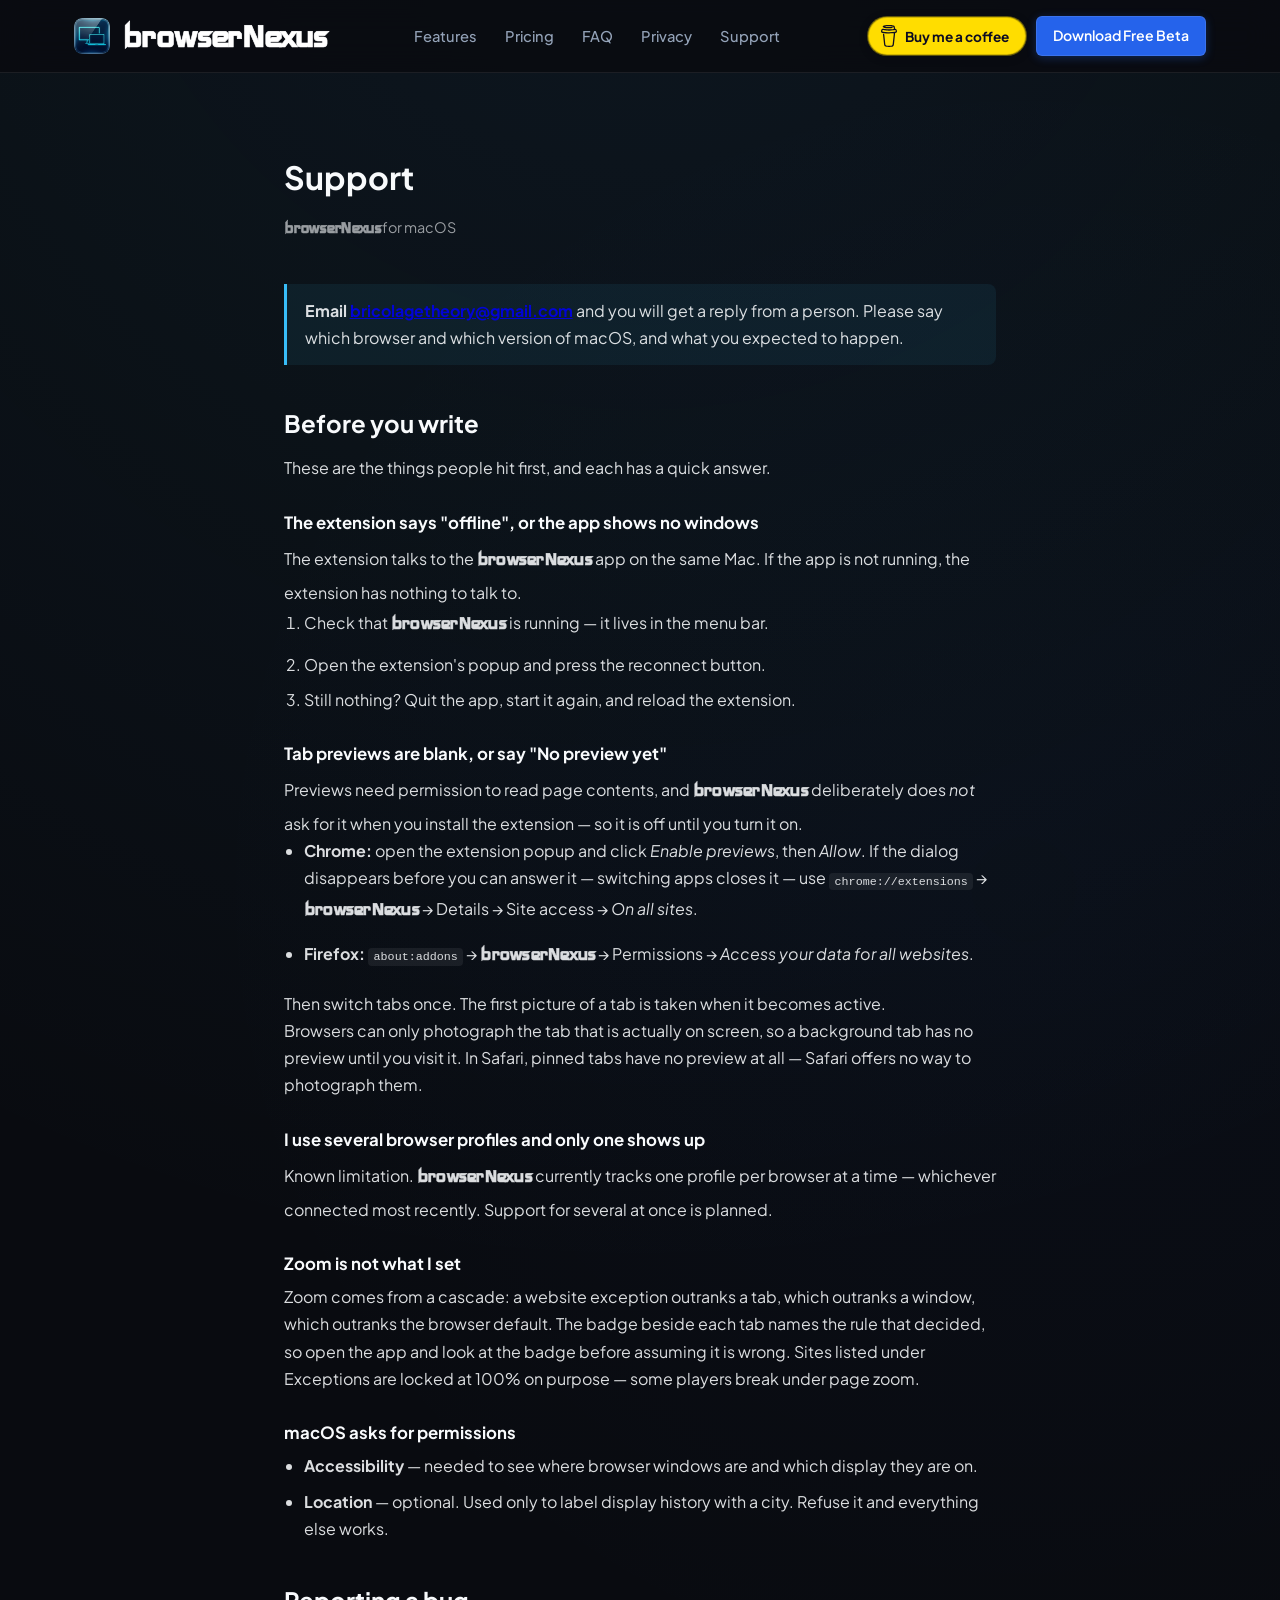
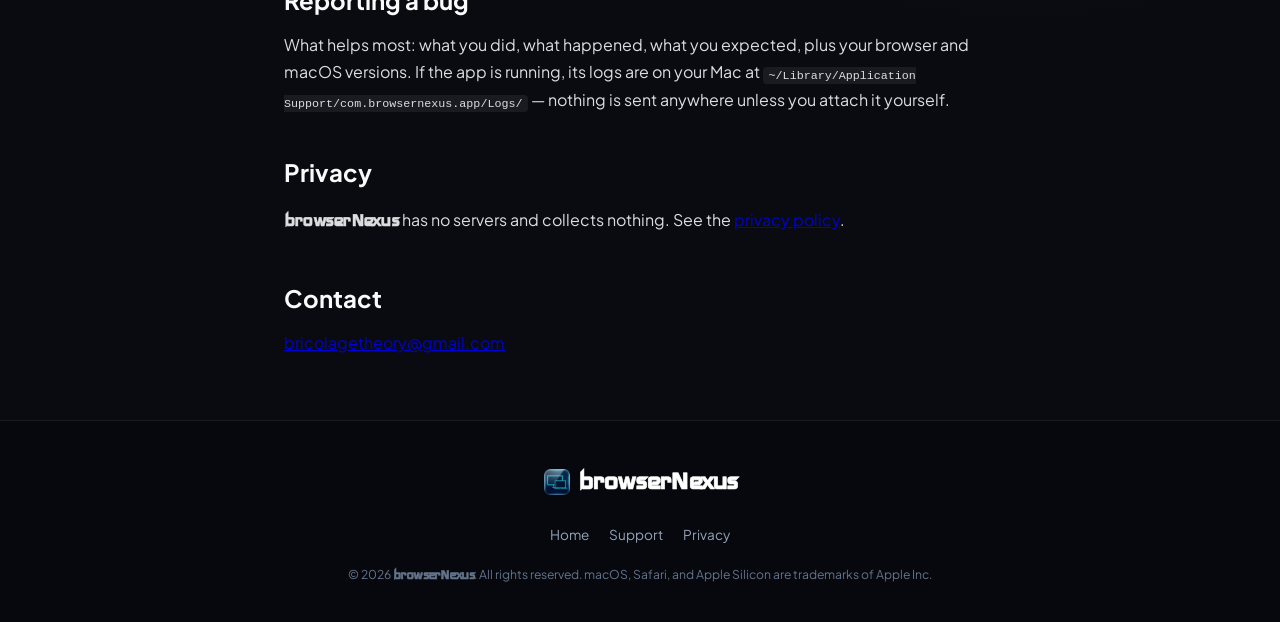
<file: support/index.html>
<!DOCTYPE html>
<html lang="en" class="dark">
<head>
  <!-- Google tag (gtag.js) - Google Analytics 4 -->
  <script async src="https://www.googletagmanager.com/gtag/js?id=G-QMTCY5X8CX"></script>
  <script>
    window.dataLayer = window.dataLayer || [];
    function gtag(){dataLayer.push(arguments);}
    gtag('js', new Date());

    gtag('config', 'G-QMTCY5X8CX');
  </script>
  <meta charset="UTF-8">
  <meta name="viewport" content="width=device-width, initial-scale=1.0">
  <title>Support — browserNexus</title>
  <meta name="description" content="Help with browserNexus: connecting the extension, tab previews, browser profiles, and how to get in touch.">
  <meta name="robots" content="index, follow">
  <link rel="canonical" href="https://browsernexus.com/support/">
    <!-- Typography & Styles -->
  <link rel=preconnect href="https://fonts.googleapis.com">
  <link rel=preconnect href="https://fonts.gstatic.com" crossorigin>
  <link href="https://fonts.googleapis.com/css2?family=Iceland&family=JetBrains+Mono:wght@400;500;600;700&family=Plus+Jakarta+Sans:wght@400;500;600;700;800&display=swap" rel="stylesheet">
  <link rel="stylesheet" href="/styles.css">
  <link rel="icon" type="image/x-icon" href="/favicon.ico">
  <link rel="icon" type="image/png" sizes="32x32" href="/favicon-32x32.png">
  <link rel="icon" type="image/png" sizes="16x16" href="/favicon-16x16.png">
  <link rel="icon" type="image/png" href="/favicon.png">
  <link rel="apple-touch-icon" sizes="180x180" href="/apple-touch-icon.png">
  <link rel="shortcut icon" href="/favicon.ico">
  <style>
    .legal { max-width: 760px; margin: 0 auto; padding: 5rem 1.5rem 4rem; }
    .legal h1 { margin-bottom: .5rem; }
    .legal .updated { opacity: .6; font-size: .9rem; margin-bottom: 2.5rem; }
    .legal h2 { margin-top: 2.5rem; margin-bottom: .75rem; }
    .legal h3 { margin-top: 1.75rem; margin-bottom: .4rem; font-size: 1.05rem; }
    .legal p, .legal li { line-height: 1.7; opacity: .88; }
    .legal ul, .legal ol { padding-left: 1.25rem; margin-bottom: 1rem; }
    .legal li { margin-bottom: .5rem; }
    .legal code { background: rgba(255,255,255,.08); padding: .1rem .35rem; border-radius: 4px; font-size: .9em; }
    .legal .callout { border-left: 3px solid #38BDF8; padding: .85rem 1.1rem; margin: 1.5rem 0; background: rgba(56,189,248,.07); border-radius: 0 8px 8px 0; }
  </style>
</head>
<body>
  <header class="site-header">
    <div class="nav-container">
      <a href="/" class="brand-logo">
        <img src="/assets/logo-64.png" alt="browserNexus Logo" class="app-icon" width="32" height="32">
        <span class="brand-name">browserNexus</span>
      </a>
      <nav class="nav-links">
        <a href="/#features">Features</a>
        <a href="/#pricing">Pricing</a>
        <a href="/#faq">FAQ</a>
        <a href="/privacy/">Privacy</a>
        <a href="/support/">Support</a>
      </nav>
      <div class="nav-actions">
        <button id="btnHeaderBmc" class="btn btn-bmc-header" aria-label="Buy me a coffee" title="Buy me a coffee">
          <img src="/assets/bmc-logo.svg" alt="Coffee" class="bmc-header-icon" width="16" height="22">
          <span>Buy me a coffee</span>
        </button>
        <a href="/#download" class="btn btn-primary">Download Free Beta</a>
      </div>
    </div>
  </header>

  <main class="legal">
    <h1>Support</h1>
    <p class="updated"><span class="bn-brand">browserNexus</span> for macOS</p>

    <div class="callout">
      <p><strong>Email <a href="mailto:bricolagetheory@gmail.com">bricolagetheory@gmail.com</a></strong>
      and you will get a reply from a person. Please say which browser and which
      version of macOS, and what you expected to happen.</p>
    </div>

    <h2>Before you write</h2>
    <p>These are the things people hit first, and each has a quick answer.</p>

    <h3>The extension says "offline", or the app shows no windows</h3>
    <p>The extension talks to the <span class="bn-brand">browserNexus</span> app on the same Mac. If the app is
    not running, the extension has nothing to talk to.</p>
    <ol>
      <li>Check that <span class="bn-brand">browserNexus</span> is running — it lives in the menu bar.</li>
      <li>Open the extension's popup and press the reconnect button.</li>
      <li>Still nothing? Quit the app, start it again, and reload the extension.</li>
    </ol>

    <h3>Tab previews are blank, or say "No preview yet"</h3>
    <p>Previews need permission to read page contents, and <span class="bn-brand">browserNexus</span>
    deliberately does <em>not</em> ask for it when you install the extension — so
    it is off until you turn it on.</p>
    <ul>
      <li><strong>Chrome:</strong> open the extension popup and click
      <em>Enable previews</em>, then <em>Allow</em>. If the dialog disappears
      before you can answer it — switching apps closes it — use
      <code>chrome://extensions</code> → <span class="bn-brand">browserNexus</span> → Details → Site access →
      <em>On all sites</em>.</li>
      <li><strong>Firefox:</strong> <code>about:addons</code> → <span class="bn-brand">browserNexus</span> →
      Permissions → <em>Access your data for all websites</em>.</li>
    </ul>
    <p>Then switch tabs once. The first picture of a tab is taken when it becomes
    active.</p>
    <p>Browsers can only photograph the tab that is actually on screen, so a
    background tab has no preview until you visit it. In Safari, pinned tabs have
    no preview at all — Safari offers no way to photograph them.</p>

    <h3>I use several browser profiles and only one shows up</h3>
    <p>Known limitation. <span class="bn-brand">browserNexus</span> currently tracks one profile per browser at
    a time — whichever connected most recently. Support for several at once is
    planned.</p>

    <h3>Zoom is not what I set</h3>
    <p>Zoom comes from a cascade: a website exception outranks a tab, which
    outranks a window, which outranks the browser default. The badge beside each
    tab names the rule that decided, so open the app and look at the badge before
    assuming it is wrong. Sites listed under Exceptions are locked at 100% on
    purpose — some players break under page zoom.</p>

    <h3>macOS asks for permissions</h3>
    <ul>
      <li><strong>Accessibility</strong> — needed to see where browser windows
      are and which display they are on.</li>
      <li><strong>Location</strong> — optional. Used only to label display
      history with a city. Refuse it and everything else works.</li>
    </ul>

    <h2>Reporting a bug</h2>
    <p>What helps most: what you did, what happened, what you expected, plus your
    browser and macOS versions. If the app is running, its logs are on your Mac at
    <code>~/Library/Application Support/com.browsernexus.app/Logs/</code> — nothing
    is sent anywhere unless you attach it yourself.</p>

    <h2>Privacy</h2>
    <p><span class="bn-brand">browserNexus</span> has no servers and collects nothing. See the
    <a href="/privacy/">privacy policy</a>.</p>

    <h2>Contact</h2>
    <p><a href="mailto:bricolagetheory@gmail.com">bricolagetheory@gmail.com</a></p>
  </main>

  <footer class="site-footer">
    <div class="footer-container">
      <div class="footer-brand">
        <img src="/assets/logo-64.png" alt="browserNexus Logo" class="app-icon-small" width="22" height="22">
        <span>browserNexus</span>
      </div>
      <div class="footer-links">
        <a href="/">Home</a>
        <a href="/support/">Support</a>
        <a href="/privacy/">Privacy</a>
      </div>
      <div class="footer-copy">
        © 2026 <span class="bn-brand">browserNexus</span>. All rights reserved. macOS, Safari, and Apple Silicon are trademarks of Apple Inc.
      </div>
    </div>
  </footer>

  <!-- Buy Me a Coffee QR Modal -->
  <div id="bmcModal" class="bmc-modal" aria-hidden="true" role="dialog" aria-modal="true">
    <div class="bmc-modal-backdrop" id="bmcModalBackdrop"></div>
    <div class="bmc-modal-card">
      <button class="bmc-modal-close" id="bmcModalClose" aria-label="Close dialog">&times;</button>
      
      <div class="bmc-modal-header">
        <div class="bmc-modal-badge">
          <img src="/assets/bmc-logo.svg" alt="Coffee" width="14" height="20">
          <span>Support <span class="bn-brand">browserNexus</span></span>
        </div>
        <h3 class="bmc-modal-title">Buy Me a Coffee</h3>
        <p class="bmc-modal-subtitle">
          <span class="bn-brand">browserNexus</span> is 100% free during early access. Scan with your phone or click the button below to support independent development!
        </p>
      </div>

      <div class="bmc-qr-container">
        <div class="bmc-qr-frame">
          <img src="/assets/bmc-qr.png" alt="Scan to Buy Me a Coffee" class="bmc-qr-image" width="180" height="180">
        </div>
        <span class="bmc-qr-hint">📷 Scan with your phone camera</span>
      </div>

      <div class="bmc-modal-footer">
        <a href="https://buymeacoffee.com/bricolageTheory" target="_blank" rel="noopener" class="btn btn-coffee btn-block">
          Open buymeacoffee.com ↗
        </a>
      </div>
    </div>
  </div>

  <script src="/app.js"></script>
</body>
</html>
</file>
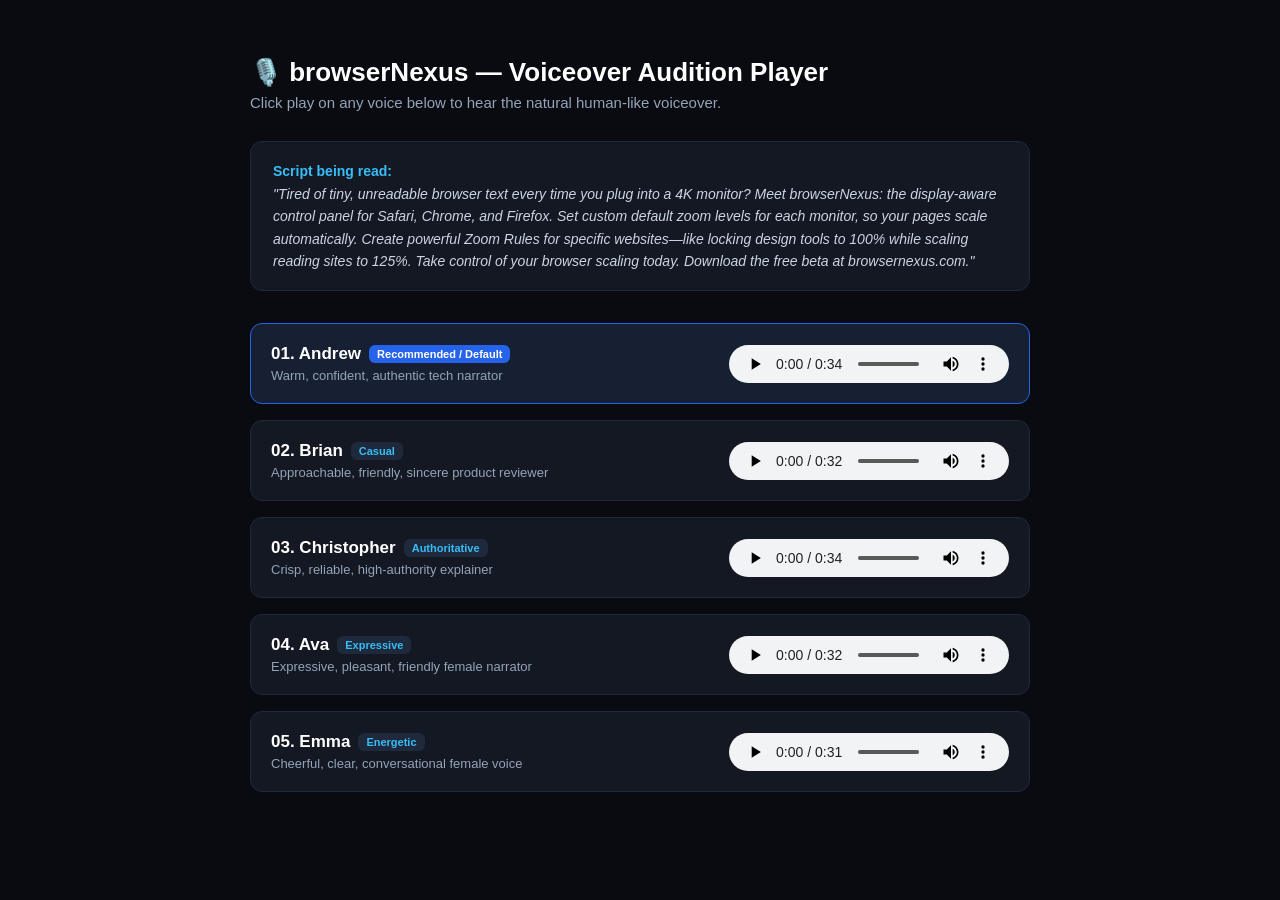
<file: video/preview_voices.html>
<!DOCTYPE html>
<html lang="en">
<head>
  <meta charset="UTF-8">
  <title>browserNexus — AI Voiceover Audition Player</title>
  <style>
    body {
      background-color: #090B10;
      color: #F8FAFC;
      font-family: -apple-system, BlinkMacSystemFont, "Segoe UI", Roboto, Helvetica, Arial, sans-serif;
      padding: 40px 20px;
      max-width: 780px;
      margin: 0 auto;
    }
    h1 {
      font-size: 26px;
      color: #FFFFFF;
      margin-bottom: 6px;
      display: flex;
      align-items: center;
      gap: 12px;
    }
    p.subtitle {
      color: #94A3B8;
      font-size: 15px;
      margin-top: 0;
      margin-bottom: 30px;
    }
    .script-box {
      background: #131823;
      border: 1px solid #1E293B;
      border-radius: 12px;
      padding: 18px 22px;
      margin-bottom: 32px;
      font-size: 14px;
      line-height: 1.6;
      color: #CBD5E1;
    }
    .script-box strong {
      color: #38BDF8;
    }
    .card {
      background: #131823;
      border: 1px solid #1E293B;
      border-radius: 12px;
      padding: 20px;
      margin-bottom: 16px;
      display: flex;
      align-items: center;
      justify-content: space-between;
      gap: 20px;
      transition: border-color 0.2s;
    }
    .card:hover {
      border-color: #38BDF8;
    }
    .card.active {
      border-color: #2563EB;
      background: #172033;
    }
    .info {
      flex: 1;
    }
    .name {
      font-size: 17px;
      font-weight: 600;
      color: #FFFFFF;
      margin-bottom: 4px;
      display: flex;
      align-items: center;
      gap: 8px;
    }
    .tag {
      font-size: 11px;
      font-weight: 600;
      padding: 3px 8px;
      border-radius: 6px;
      background: #1E293B;
      color: #38BDF8;
    }
    .tag.default {
      background: #2563EB;
      color: #FFFFFF;
    }
    .desc {
      font-size: 13px;
      color: #94A3B8;
    }
    audio {
      width: 280px;
      height: 38px;
      outline: none;
    }
  </style>
</head>
<body>
  <h1>🎙️ browserNexus — Voiceover Audition Player</h1>
  <p class="subtitle">Click play on any voice below to hear the natural human-like voiceover.</p>

  <div class="script-box">
    <strong>Script being read:</strong><br>
    <em>"Tired of tiny, unreadable browser text every time you plug into a 4K monitor? Meet browserNexus: the display-aware control panel for Safari, Chrome, and Firefox. Set custom default zoom levels for each monitor, so your pages scale automatically. Create powerful Zoom Rules for specific websites—like locking design tools to 100% while scaling reading sites to 125%. Take control of your browser scaling today. Download the free beta at browsernexus.com."</em>
  </div>

  <!-- Voice 1: Andrew -->
  <div class="card active">
    <div class="info">
      <div class="name">
        <span>01. Andrew</span>
        <span class="tag default">Recommended / Default</span>
      </div>
      <div class="desc">Warm, confident, authentic tech narrator</div>
    </div>
    <audio controls preload="auto" src="neural_voice_samples/01_andrew_warm_tech.mp3"></audio>
  </div>

  <!-- Voice 2: Brian -->
  <div class="card">
    <div class="info">
      <div class="name">
        <span>02. Brian</span>
        <span class="tag">Casual</span>
      </div>
      <div class="desc">Approachable, friendly, sincere product reviewer</div>
    </div>
    <audio controls preload="auto" src="neural_voice_samples/02_brian_casual_approachable.mp3"></audio>
  </div>

  <!-- Voice 3: Christopher -->
  <div class="card">
    <div class="info">
      <div class="name">
        <span>03. Christopher</span>
        <span class="tag">Authoritative</span>
      </div>
      <div class="desc">Crisp, reliable, high-authority explainer</div>
    </div>
    <audio controls preload="auto" src="neural_voice_samples/03_christopher_authoritative.mp3"></audio>
  </div>

  <!-- Voice 4: Ava -->
  <div class="card">
    <div class="info">
      <div class="name">
        <span>04. Ava</span>
        <span class="tag">Expressive</span>
      </div>
      <div class="desc">Expressive, pleasant, friendly female narrator</div>
    </div>
    <audio controls preload="auto" src="neural_voice_samples/04_ava_friendly_expressive.mp3"></audio>
  </div>

  <!-- Voice 5: Emma -->
  <div class="card">
    <div class="info">
      <div class="name">
        <span>05. Emma</span>
        <span class="tag">Energetic</span>
      </div>
      <div class="desc">Cheerful, clear, conversational female voice</div>
    </div>
    <audio controls preload="auto" src="neural_voice_samples/05_emma_conversational.mp3"></audio>
  </div>
</body>
</html>
</file>
<file: styles.css>
:root {
  --bg-dark: #090B10;
  --bg-surface: #0E131F;
  --bg-card: rgba(16, 22, 34, 0.7);
  --bg-card-hover: rgba(22, 30, 46, 0.85);
  --bg-glass: rgba(255, 255, 255, 0.04);
  --bg-glass-border: rgba(255, 255, 255, 0.08);
  --bg-glass-active: rgba(255, 255, 255, 0.12);

  --accent-primary: #38BDF8;
  --accent-blue: #2563EB;
  --accent-green: #34D399;
  --accent-amber: #F59E0B;
  --accent-purple: #A855F7;

  --text-main: #F8FAFC;
  --text-muted: #94A3B8;
  --text-dim: #64748B;

  --font-sans: 'Plus Jakarta Sans', -apple-system, BlinkMacSystemFont, 'SF Pro Display', 'Segoe UI', Roboto, sans-serif;
  --font-mono: 'JetBrains Mono', SFMono-Regular, Menlo, Monaco, Consolas, monospace;

  --radius-sm: 6px;
  --radius-md: 10px;
  --radius-lg: 14px;
  --radius-xl: 20px;

  --shadow-subtle: 0 10px 30px -10px rgba(0, 0, 0, 0.5);
  --shadow-card: 0 16px 40px -12px rgba(0, 0, 0, 0.6);
}

*, *::before, *::after {
  box-sizing: border-box;
  margin: 0;
  padding: 0;
}

html {
  scroll-behavior: smooth;
  font-family: var(--font-sans);
  background-color: var(--bg-dark);
  color: var(--text-main);
  line-height: 1.55;
  -webkit-font-smoothing: antialiased;
}

body {
  overflow-x: hidden;
  position: relative;
  min-height: 100vh;
  background: 
    radial-gradient(circle at 50% -10%, rgba(56, 189, 248, 0.07), transparent 60%),
    radial-gradient(circle at 80% 40%, rgba(37, 99, 235, 0.03), transparent 50%),
    var(--bg-dark);
}

/* Header & Navigation */
.site-header {
  position: sticky;
  top: 0;
  z-index: 100;
  backdrop-filter: blur(16px);
  -webkit-backdrop-filter: blur(16px);
  background: rgba(9, 11, 16, 0.8);
  border-bottom: 1px solid var(--bg-glass-border);
}

.nav-container {
  max-width: 1180px;
  margin: 0 auto;
  padding: 16px 24px;
  display: flex;
  align-items: center;
  justify-content: space-between;
}

.brand-logo {
  display: flex;
  align-items: center;
  gap: 12px;
  text-decoration: none;
  color: var(--text-main);
  font-weight: 700;
  font-size: 1.1rem;
  letter-spacing: -0.01em;
}

.app-icon {
  width: 36px;
  height: 36px;
  display: flex;
  align-items: center;
  justify-content: center;
  border-radius: 8px;
  object-fit: contain;
  flex-shrink: 0;
}

.brand-name {
  font-family: 'Iceland', cursive, sans-serif;
  font-size: 2.5rem;
  font-weight: 700;
  letter-spacing: -0.04em;
  color: #FFFFFF;
  line-height: 1;
  display: inline-block;
  -webkit-text-stroke: 0.6px #FFFFFF;
  text-shadow: 0 0 1px rgba(255, 255, 255, 0.4);
  transform: translateY(1px);
}

.bn-brand {
  font-family: 'Iceland', cursive, sans-serif;
  font-size: 1.35em;
  font-weight: 700;
  letter-spacing: -0.035em;
  display: inline-block;
  vertical-align: baseline;
  -webkit-text-stroke: 0.4px currentColor;
}

.nav-links {
  display: flex;
  gap: 28px;
}

.nav-links a {
  color: var(--text-muted);
  text-decoration: none;
  font-size: 0.92rem;
  font-weight: 500;
  transition: color 0.15s ease;
}

.nav-links a:hover {
  color: #FFFFFF;
}

.nav-actions {
  display: flex;
  align-items: center;
  gap: 10px;
}

/* Buttons */
.btn {
  display: inline-flex;
  align-items: center;
  justify-content: center;
  gap: 8px;
  padding: 8px 16px;
  font-size: 0.88rem;
  font-weight: 600;
  border-radius: var(--radius-sm);
  text-decoration: none;
  cursor: pointer;
  transition: all 0.2s cubic-bezier(0.16, 1, 0.3, 1);
  border: 1px solid transparent;
}

.btn-primary {
  background: #2563EB;
  color: #FFFFFF;
  border-color: rgba(255, 255, 255, 0.1);
  box-shadow: 0 2px 10px rgba(37, 99, 235, 0.3);
}

.btn-primary:hover {
  background: #1D4ED8;
  transform: translateY(-1px);
  box-shadow: 0 4px 14px rgba(37, 99, 235, 0.45);
}

.btn-secondary {
  background: var(--bg-glass);
  color: var(--text-main);
  border-color: var(--bg-glass-border);
}

.btn-secondary:hover {
  background: var(--bg-glass-active);
  border-color: rgba(255, 255, 255, 0.18);
  transform: translateY(-1px);
}

.btn-ghost {
  background: transparent;
  color: var(--text-muted);
}

.btn-ghost:hover {
  color: var(--text-main);
  background: var(--bg-glass);
}

.btn-large {
  padding: 12px 24px;
  font-size: 0.98rem;
  border-radius: var(--radius-md);
}

.btn-block {
  width: 100%;
}

.icon {
  width: 18px;
  height: 18px;
}

/* Hero Section */
.hero-section {
  position: relative;
  padding: 90px 24px 60px;
  text-align: center;
}

.hero-container {
  max-width: 840px;
  margin: 0 auto;
}

.hero-title {
  font-size: 3.2rem;
  font-weight: 800;
  line-height: 1.15;
  letter-spacing: -0.03em;
  color: #FFFFFF;
  margin-bottom: 20px;
}

.hero-subtitle {
  font-size: 1.18rem;
  color: var(--text-muted);
  max-width: 720px;
  margin: 0 auto 36px;
  line-height: 1.6;
}

.hero-cta-group {
  display: flex;
  align-items: center;
  justify-content: center;
  gap: 14px;
}

/* Sections General */
.section-container {
  max-width: 1180px;
  margin: 0 auto;
  padding: 80px 24px;
}

.section-header {
  max-width: 720px;
  margin: 0 auto 48px;
}

.text-center {
  text-align: center;
}

.section-tag {
  font-size: 0.8rem;
  font-weight: 700;
  text-transform: uppercase;
  letter-spacing: 0.08em;
  color: var(--accent-primary);
  margin-bottom: 10px;
}

.section-title {
  font-size: 2.2rem;
  font-weight: 800;
  letter-spacing: -0.02em;
  color: #FFFFFF;
  margin-bottom: 12px;
}

.section-subtitle {
  font-size: 1.05rem;
  color: var(--text-muted);
  line-height: 1.6;
}

/* Features Grid */
.features-grid {
  display: grid;
  grid-template-columns: repeat(3, 1fr);
  gap: 20px;
}

.feature-card {
  background: var(--bg-card);
  border: 1px solid var(--bg-glass-border);
  border-radius: var(--radius-lg);
  padding: 28px 24px;
  transition: all 0.2s ease;
  display: flex;
  flex-direction: column;
}

.feature-card:hover {
  background: var(--bg-card-hover);
  border-color: rgba(255, 255, 255, 0.14);
  transform: translateY(-2px);
  box-shadow: var(--shadow-card);
}

.feature-icon-box {
  width: 42px;
  height: 42px;
  border-radius: var(--radius-md);
  background: rgba(56, 189, 248, 0.08);
  border: 1px solid rgba(56, 189, 248, 0.15);
  color: var(--accent-primary);
  display: flex;
  align-items: center;
  justify-content: center;
  margin-bottom: 18px;
}

.feature-icon-box svg {
  width: 20px;
  height: 20px;
}

.feature-card-title {
  font-size: 1.15rem;
  font-weight: 700;
  color: #FFFFFF;
  margin-bottom: 10px;
}

.feature-card-desc {
  font-size: 0.9rem;
  color: var(--text-muted);
  line-height: 1.6;
  margin-bottom: 20px;
  flex: 1;
}

.feature-card-desc kbd {
  background: #1E293B;
  border: 1px solid rgba(255, 255, 255, 0.12);
  color: var(--accent-primary);
  padding: 1px 5px;
  border-radius: 4px;
  font-family: var(--font-mono);
  font-size: 0.8rem;
}

.feature-pill {
  align-self: flex-start;
  font-size: 0.74rem;
  font-weight: 600;
  color: var(--accent-primary);
  background: rgba(56, 189, 248, 0.08);
  padding: 3px 10px;
  border-radius: 999px;
  border: 1px solid rgba(56, 189, 248, 0.18);
}

/* Pricing Section */
.pricing-switcher {
  display: inline-flex;
  align-items: center;
  background: #111724;
  border: 1px solid var(--bg-glass-border);
  border-radius: 999px;
  padding: 3px;
  margin-top: 20px;
}

.switch-btn {
  background: transparent;
  border: none;
  color: var(--text-muted);
  padding: 7px 16px;
  border-radius: 999px;
  font-size: 0.84rem;
  font-weight: 600;
  cursor: pointer;
  transition: all 0.15s ease;
  display: inline-flex;
  align-items: center;
  gap: 6px;
}

.switch-btn.active {
  background: #2563EB;
  color: #FFFFFF;
}

.discount-badge {
  background: var(--accent-green);
  color: #05070A;
  font-size: 0.7rem;
  font-weight: 800;
  padding: 1px 6px;
  border-radius: 999px;
}

/* Beta Early Access Callout Banner */
.beta-callout-card {
  background: linear-gradient(135deg, rgba(37, 99, 235, 0.12) 0%, rgba(255, 221, 0, 0.08) 100%);
  border: 1px solid rgba(255, 221, 0, 0.3);
  border-radius: var(--radius-xl);
  padding: 28px 32px;
  margin: 28px auto 0;
  max-width: 860px;
  display: flex;
  flex-direction: column;
  gap: 12px;
  text-align: left;
}

.beta-callout-badge {
  display: inline-flex;
  align-items: center;
  gap: 6px;
  background: rgba(255, 221, 0, 0.16);
  color: #FFDD00;
  border: 1px solid rgba(255, 221, 0, 0.35);
  font-size: 0.74rem;
  font-weight: 800;
  text-transform: uppercase;
  letter-spacing: 0.06em;
  padding: 3px 10px;
  border-radius: 999px;
  width: fit-content;
}

.beta-callout-title {
  font-size: 1.35rem;
  font-weight: 800;
  color: #FFFFFF;
  margin: 0;
}

.beta-callout-desc {
  font-size: 0.92rem;
  color: var(--text-muted);
  line-height: 1.6;
  margin: 0;
}

.beta-callout-actions {
  display: flex;
  flex-wrap: wrap;
  gap: 12px;
  align-items: center;
  margin-top: 6px;
}

/* Buy Me a Coffee Button Variants */
.btn-coffee {
  background: #FFDD00;
  color: #000000 !important;
  font-weight: 700;
  border: none;
  display: inline-flex;
  align-items: center;
  justify-content: center;
  gap: 8px;
  text-decoration: none;
  transition: all 0.2s ease;
}

.btn-coffee:hover {
  background: #FFE433;
  transform: translateY(-2px);
  box-shadow: 0 6px 20px rgba(255, 221, 0, 0.35);
}

.btn-coffee-nav {
  background: rgba(255, 221, 0, 0.12);
  color: #FFDD00;
  border: 1px solid rgba(255, 221, 0, 0.35);
  padding: 6px 14px;
  border-radius: 999px;
  font-size: 0.84rem;
  font-weight: 600;
  text-decoration: none;
  display: inline-flex;
  align-items: center;
  gap: 6px;
  transition: all 0.15s ease;
}

.btn-coffee-nav:hover {
  background: #FFDD00;
  color: #000000;
}

/* Strikethrough & Free Badges in Pricing Cards */
.price-strikethrough {
  font-size: 1.4rem;
  font-weight: 700;
  color: rgba(255, 255, 255, 0.35);
  text-decoration: line-through;
  text-decoration-color: #EF4444;
  text-decoration-thickness: 2.5px;
  margin-right: 8px;
}

.free-tag {
  background: rgba(52, 211, 153, 0.15);
  color: #34D399;
  border: 1px solid rgba(52, 211, 153, 0.35);
  font-size: 0.7rem;
  font-weight: 800;
  padding: 2px 7px;
  border-radius: 999px;
  margin-left: 8px;
  text-transform: uppercase;
  letter-spacing: 0.04em;
}

.pricing-cards-grid {
  display: grid;
  grid-template-columns: repeat(3, 1fr);
  gap: 20px;
  margin-top: 36px;
}

.pricing-card {
  background: var(--bg-card);
  border: 1px solid var(--bg-glass-border);
  border-radius: var(--radius-xl);
  padding: 32px 24px;
  display: flex;
  flex-direction: column;
  position: relative;
  transition: transform 0.2s ease;
}

.pricing-card:hover {
  transform: translateY(-3px);
}

.pricing-card.featured {
  background: rgba(18, 25, 40, 0.95);
  border-color: rgba(56, 189, 248, 0.4);
  box-shadow: 0 10px 30px -10px rgba(37, 99, 235, 0.25);
}

.popular-tag {
  position: absolute;
  top: -12px;
  left: 50%;
  transform: translateX(-50%);
  background: #2563EB;
  color: #FFFFFF;
  font-size: 0.72rem;
  font-weight: 700;
  letter-spacing: 0.04em;
  padding: 3px 12px;
  border-radius: 999px;
}

.tier-name {
  font-size: 1.3rem;
  font-weight: 800;
  color: #FFFFFF;
  margin-bottom: 4px;
}

.tier-desc {
  font-size: 0.85rem;
  color: var(--text-muted);
  margin-bottom: 20px;
  min-height: 38px;
}

.price-box {
  display: flex;
  align-items: baseline;
  margin-bottom: 4px;
}

.currency {
  font-size: 1.4rem;
  font-weight: 700;
  color: var(--text-muted);
  margin-right: 2px;
}

.amount {
  font-size: 2.8rem;
  font-weight: 800;
  letter-spacing: -0.03em;
  color: #FFFFFF;
}

.period {
  font-size: 0.95rem;
  color: var(--text-muted);
  margin-left: 6px;
}

.contract-note {
  font-size: 0.76rem;
  color: var(--text-dim);
  margin-bottom: 22px;
}

.contract-note.highlight {
  color: var(--accent-primary);
  font-weight: 600;
}

.tier-features {
  list-style: none;
  display: flex;
  flex-direction: column;
  gap: 10px;
  margin-bottom: 28px;
  flex: 1;
}

.tier-features li {
  font-size: 0.86rem;
  color: var(--text-muted);
  line-height: 1.4;
}

.trial-guarantee {
  margin-top: 24px;
  color: var(--text-muted);
  font-size: 0.9rem;
}

/* Download Section */
.download-section {
  padding: 30px 24px;
}

.download-box {
  background: #101624;
  border: 1px solid var(--bg-glass-border);
  border-radius: var(--radius-xl);
  padding: 40px;
  display: grid;
  grid-template-columns: 1.2fr 1fr;
  gap: 36px;
  align-items: center;
}

.download-title {
  font-size: 1.8rem;
  font-weight: 800;
  color: #FFFFFF;
  margin-bottom: 10px;
}

.download-desc {
  font-size: 0.98rem;
  color: var(--text-muted);
  margin-bottom: 20px;
}

.install-snippet-box {
  background: #080B12;
  border: 1px solid var(--bg-glass-border);
  border-radius: var(--radius-md);
  padding: 16px 18px;
}

.snippet-header {
  display: flex;
  justify-content: space-between;
  align-items: center;
  font-size: 0.72rem;
  font-weight: 700;
  color: var(--text-dim);
  text-transform: uppercase;
  margin-bottom: 8px;
}

.copy-btn {
  background: #172033;
  border: 1px solid var(--bg-glass-border);
  color: var(--accent-primary);
  padding: 3px 8px;
  border-radius: 4px;
  font-size: 0.72rem;
  cursor: pointer;
}

.snippet-code {
  font-family: var(--font-mono);
  font-size: 0.82rem;
  color: #38BDF8;
  overflow-x: auto;
}

/* FAQ Accordion */
.faq-accordion {
  max-width: 760px;
  margin: 0 auto;
  display: flex;
  flex-direction: column;
  gap: 10px;
}

.faq-item {
  background: var(--bg-card);
  border: 1px solid var(--bg-glass-border);
  border-radius: var(--radius-md);
  overflow: hidden;
}

.faq-question {
  width: 100%;
  background: transparent;
  border: none;
  padding: 18px 20px;
  display: flex;
  justify-content: space-between;
  align-items: center;
  font-size: 0.98rem;
  font-weight: 700;
  color: var(--text-main);
  text-align: left;
  cursor: pointer;
}

.faq-icon {
  font-size: 1.3rem;
  color: var(--accent-primary);
  transition: transform 0.2s ease;
}

.faq-item.open .faq-icon {
  transform: rotate(45deg);
}

.faq-answer {
  max-height: 0;
  overflow: hidden;
  transition: max-height 0.25s ease;
  padding: 0 20px;
  color: var(--text-muted);
  font-size: 0.9rem;
  line-height: 1.6;
}

.faq-item.open .faq-answer {
  padding-bottom: 18px;
}

/* Footer */
.site-footer {
  border-top: 1px solid var(--bg-glass-border);
  background: #06080E;
  padding: 36px 24px;
  font-size: 0.85rem;
  color: var(--text-dim);
}

.footer-container {
  max-width: 1180px;
  margin: 0 auto;
  display: flex;
  flex-direction: column;
  align-items: center;
  gap: 18px;
  text-align: center;
}

.footer-brand {
  display: flex;
  align-items: center;
  gap: 8px;
  font-weight: 700;
  color: var(--text-main);
}

.footer-brand span {
  font-family: 'Iceland', cursive, sans-serif;
  font-size: 1.95rem;
  font-weight: 700;
  letter-spacing: -0.035em;
  color: #FFFFFF;
  display: inline-block;
  -webkit-text-stroke: 0.5px #FFFFFF;
  text-shadow: 0 0 1px rgba(255, 255, 255, 0.35);
}

.app-icon-small {
  width: 26px;
  height: 26px;
  border-radius: 6px;
  object-fit: contain;
  flex-shrink: 0;
}

.footer-links {
  display: flex;
  gap: 20px;
  flex-wrap: wrap;
  justify-content: center;
}

.footer-links a {
  color: var(--text-muted);
  text-decoration: none;
}

.footer-links a:hover {
  color: var(--accent-primary);
}

.footer-copy {
  font-size: 0.76rem;
}

/* Responsive */
@media (max-width: 1024px) {
  .features-grid, .pricing-cards-grid {
    grid-template-columns: 1fr;
  }
  .download-box {
    grid-template-columns: 1fr;
  }
  .hero-title {
    font-size: 2.5rem;
  }
  .nav-links {
    display: none;
  }
}

/* Header Buy Me a Coffee Button (Creator Kit Style) */
.btn-bmc-header {
  display: inline-flex;
  align-items: center;
  gap: 8px;
  background: #FFDD00;
  color: #0D0C22 !important;
  border: 1px solid rgba(0, 0, 0, 0.18);
  border-radius: 999px;
  padding: 7px 16px 7px 12px;
  font-family: 'Plus Jakarta Sans', -apple-system, BlinkMacSystemFont, sans-serif;
  font-size: 0.85rem;
  font-weight: 700;
  cursor: pointer;
  box-shadow: 0 2px 10px rgba(0, 0, 0, 0.25), 0 0 0 1px rgba(255, 221, 0, 0.4);
  transition: transform 0.2s cubic-bezier(0.34, 1.56, 0.64, 1), box-shadow 0.2s ease;
  transform-origin: center center;
  user-select: none;
  text-decoration: none;
}

.btn-bmc-header:hover {
  transform: translateY(-2px) scale(1.03);
  box-shadow: 0 6px 18px rgba(255, 221, 0, 0.45);
}

/* Annual Card Buy Me a Coffee Button (Always Static - Never Shakes) */
.btn-bmc-card {
  display: inline-flex;
  align-items: center;
  justify-content: center;
  gap: 8px;
  width: 100%;
  background: #FFDD00;
  color: #0D0C22 !important;
  border: 1px solid rgba(0, 0, 0, 0.18);
  border-radius: 999px;
  padding: 11px 20px;
  font-family: 'Plus Jakarta Sans', -apple-system, BlinkMacSystemFont, sans-serif;
  font-size: 0.92rem;
  font-weight: 700;
  cursor: pointer;
  box-shadow: 0 2px 10px rgba(0, 0, 0, 0.25), 0 0 0 1px rgba(255, 221, 0, 0.4);
  transition: transform 0.2s ease, box-shadow 0.2s ease;
  user-select: none;
  text-decoration: none;
  animation: none !important;
  transform: none;
}

.btn-bmc-card:hover {
  transform: translateY(-2px);
  box-shadow: 0 6px 18px rgba(255, 221, 0, 0.45);
}

.bmc-header-icon {
  width: 16px;
  height: 22px;
  display: block;
  object-fit: contain;
  flex-shrink: 0;
}

/* 1-Second Shake Animation ONLY for the Top Header Button */
@keyframes bmc-shake-animation {
  0% { transform: rotate(0deg) scale(1); }
  12.5% { transform: rotate(-14deg) scale(1.08); }
  25% { transform: rotate(12deg) scale(1.08); }
  37.5% { transform: rotate(-10deg) scale(1.05); }
  50% { transform: rotate(8deg) scale(1.05); }
  62.5% { transform: rotate(-6deg) scale(1.02); }
  75% { transform: rotate(4deg) scale(1.01); }
  87.5% { transform: rotate(-2deg) scale(1.005); }
  100% { transform: rotate(0deg) scale(1); }
}

#btnHeaderBmc.is-shaking {
  animation: bmc-shake-animation 1s cubic-bezier(0.36, 0.07, 0.19, 0.97) both !important;
}

/* --- Buy Me a Coffee Modal --- */
.bmc-modal {
  position: fixed;
  inset: 0;
  z-index: 2000;
  display: flex;
  align-items: center;
  justify-content: center;
  padding: 20px;
  opacity: 0;
  visibility: hidden;
  transition: opacity 0.25s ease, visibility 0.25s ease;
}

.bmc-modal.is-open {
  opacity: 1;
  visibility: visible;
}

.bmc-modal-backdrop {
  position: absolute;
  inset: 0;
  background: rgba(5, 7, 12, 0.82);
  backdrop-filter: blur(8px);
  -webkit-backdrop-filter: blur(8px);
}

.bmc-modal-card {
  position: relative;
  background: #111724;
  border: 1px solid rgba(255, 221, 0, 0.35);
  box-shadow: 0 24px 60px rgba(0, 0, 0, 0.7), 0 0 35px rgba(255, 221, 0, 0.15);
  border-radius: var(--radius-xl);
  max-width: 420px;
  width: 100%;
  padding: 32px 28px 26px;
  text-align: center;
  transform: scale(0.92) translateY(12px);
  transition: transform 0.25s cubic-bezier(0.34, 1.56, 0.64, 1);
  z-index: 1;
}

.bmc-modal.is-open .bmc-modal-card {
  transform: scale(1) translateY(0);
}

.bmc-modal-close {
  position: absolute;
  top: 14px;
  right: 14px;
  width: 32px;
  height: 32px;
  background: rgba(255, 255, 255, 0.06);
  border: 1px solid rgba(255, 255, 255, 0.1);
  color: var(--text-muted);
  border-radius: 50%;
  font-size: 1.3rem;
  line-height: 1;
  cursor: pointer;
  display: flex;
  align-items: center;
  justify-content: center;
  transition: all 0.15s ease;
}

.bmc-modal-close:hover {
  background: rgba(255, 255, 255, 0.15);
  color: #FFFFFF;
}

.bmc-modal-badge {
  display: inline-flex;
  align-items: center;
  gap: 8px;
  background: rgba(255, 221, 0, 0.14);
  color: #FFDD00;
  border: 1px solid rgba(255, 221, 0, 0.3);
  font-size: 0.82rem;
  font-weight: 800;
  text-transform: none;
  letter-spacing: 0.01em;
  padding: 4px 12px;
  border-radius: 999px;
  margin-bottom: 12px;
}

.bmc-modal-title {
  font-size: 1.5rem;
  font-weight: 800;
  color: #FFFFFF;
  margin: 0 0 6px;
}

.bmc-modal-subtitle {
  font-size: 0.88rem;
  color: var(--text-muted);
  line-height: 1.5;
  margin: 0 0 20px;
}

.bmc-qr-container {
  display: flex;
  flex-direction: column;
  align-items: center;
  gap: 10px;
  margin-bottom: 22px;
}

.bmc-qr-frame {
  background: #FFFFFF;
  padding: 12px;
  border-radius: 16px;
  box-shadow: 0 8px 24px rgba(0, 0, 0, 0.35);
  display: inline-flex;
}

.bmc-qr-image {
  width: 180px;
  height: 180px;
  display: block;
  object-fit: contain;
}

.bmc-qr-hint {
  font-size: 0.78rem;
  color: var(--text-dim);
}

.bmc-modal-footer {
  margin-top: 4px;
}

@media (max-width: 640px) {
  .floating-bmc-btn {
    top: 14px;
    right: 14px;
    padding: 9px 12px;
  }
}
</file>
